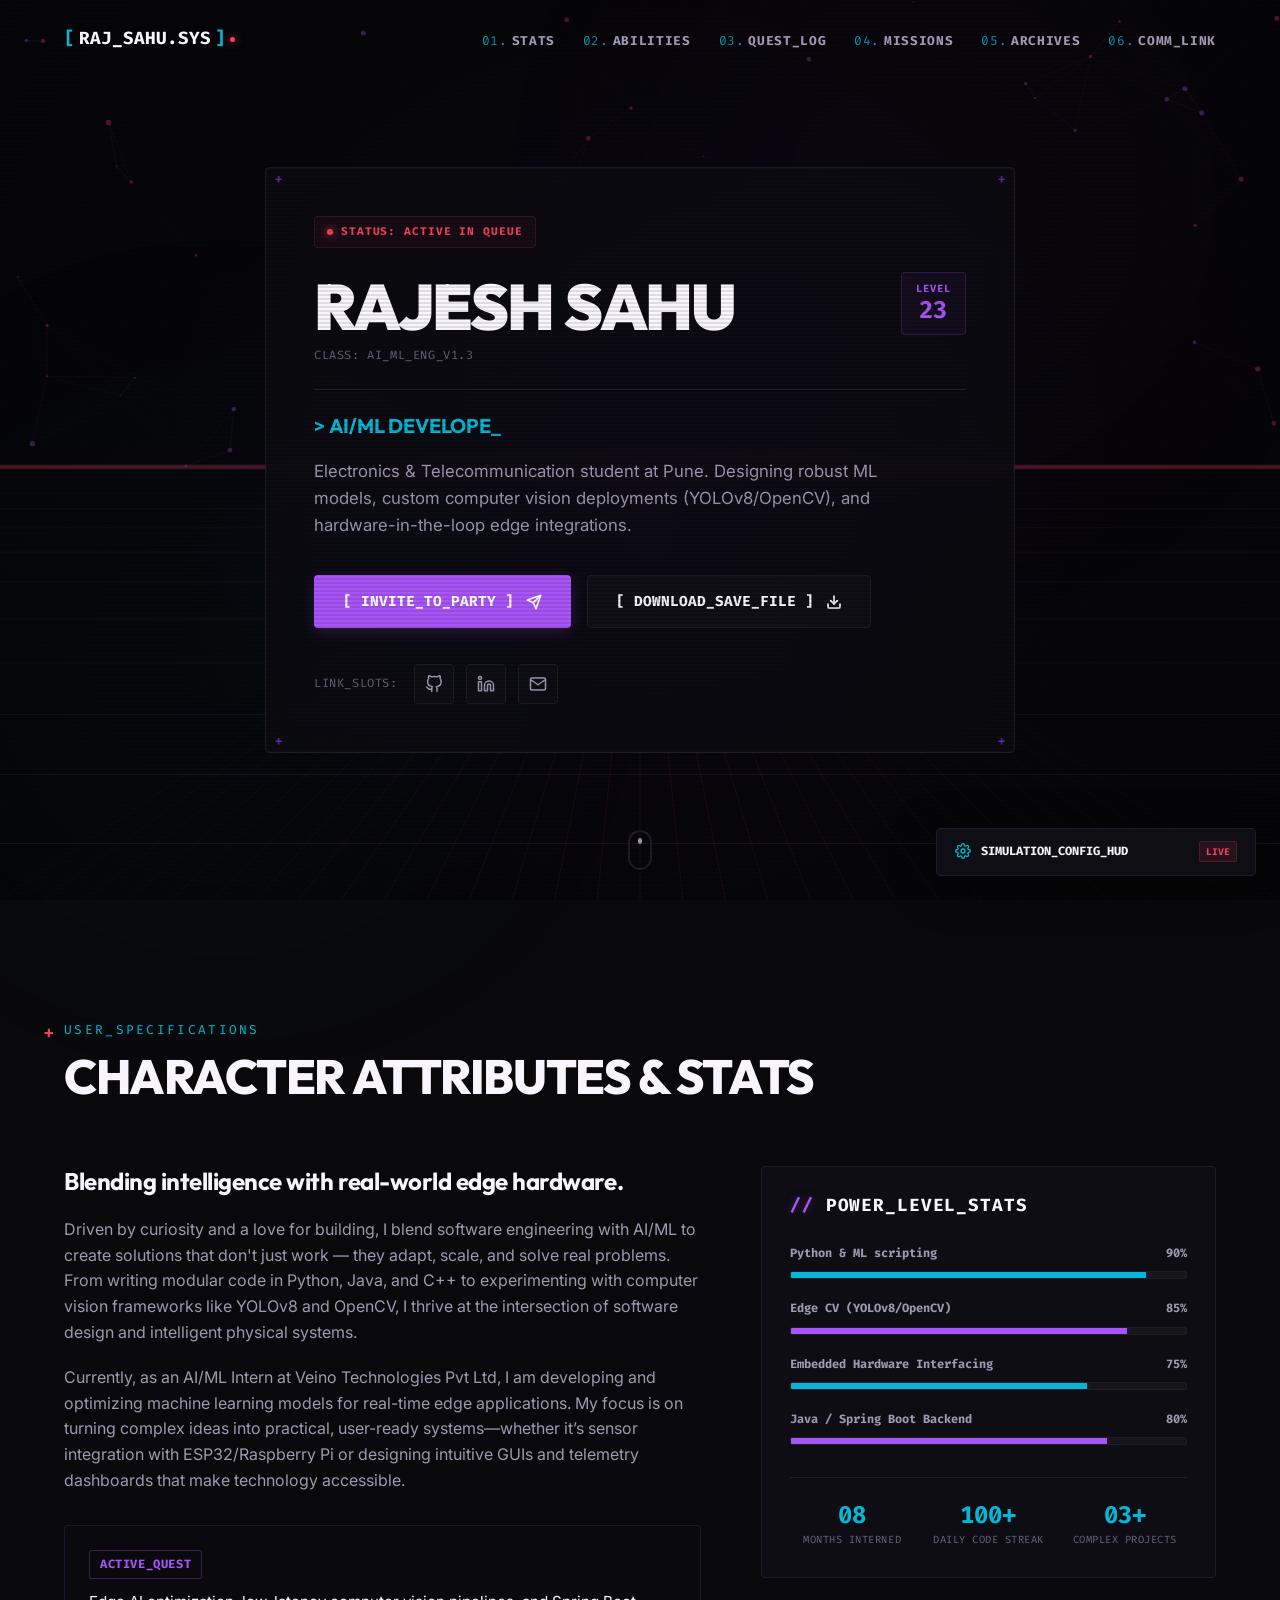
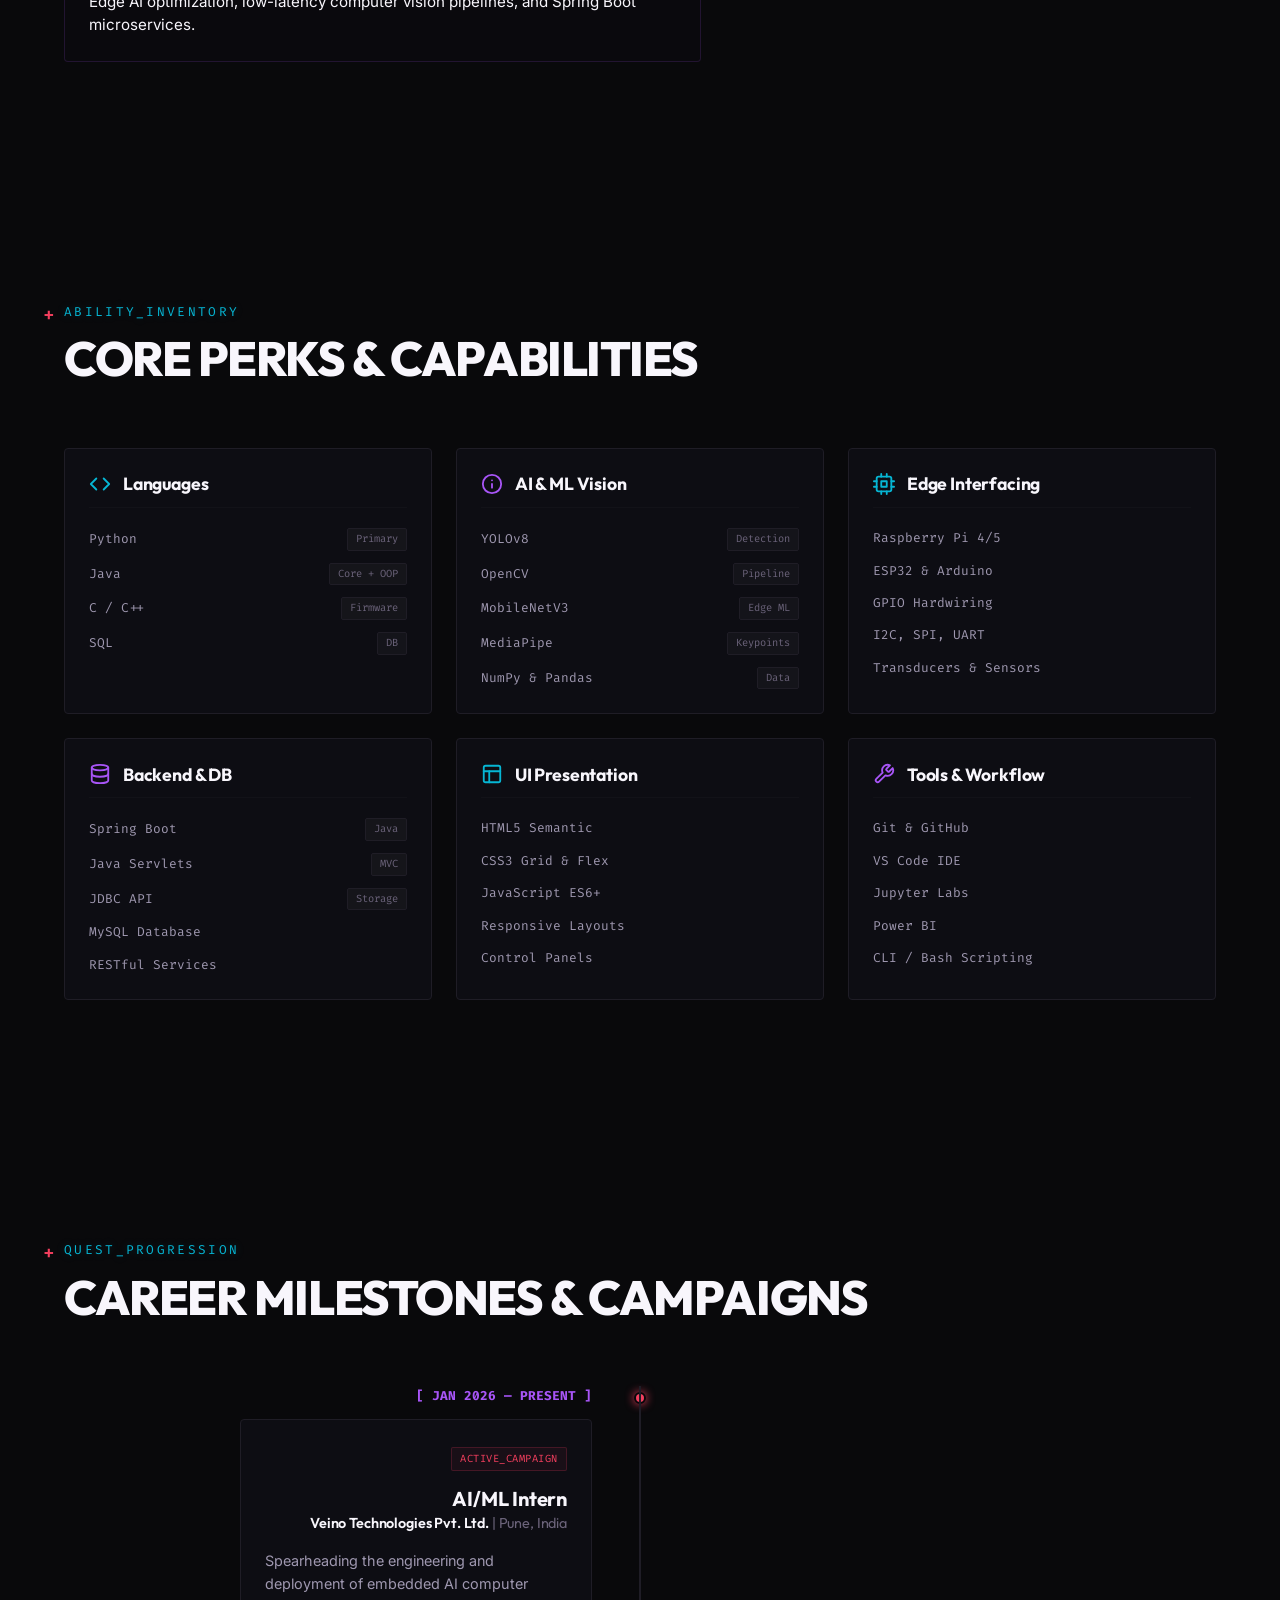
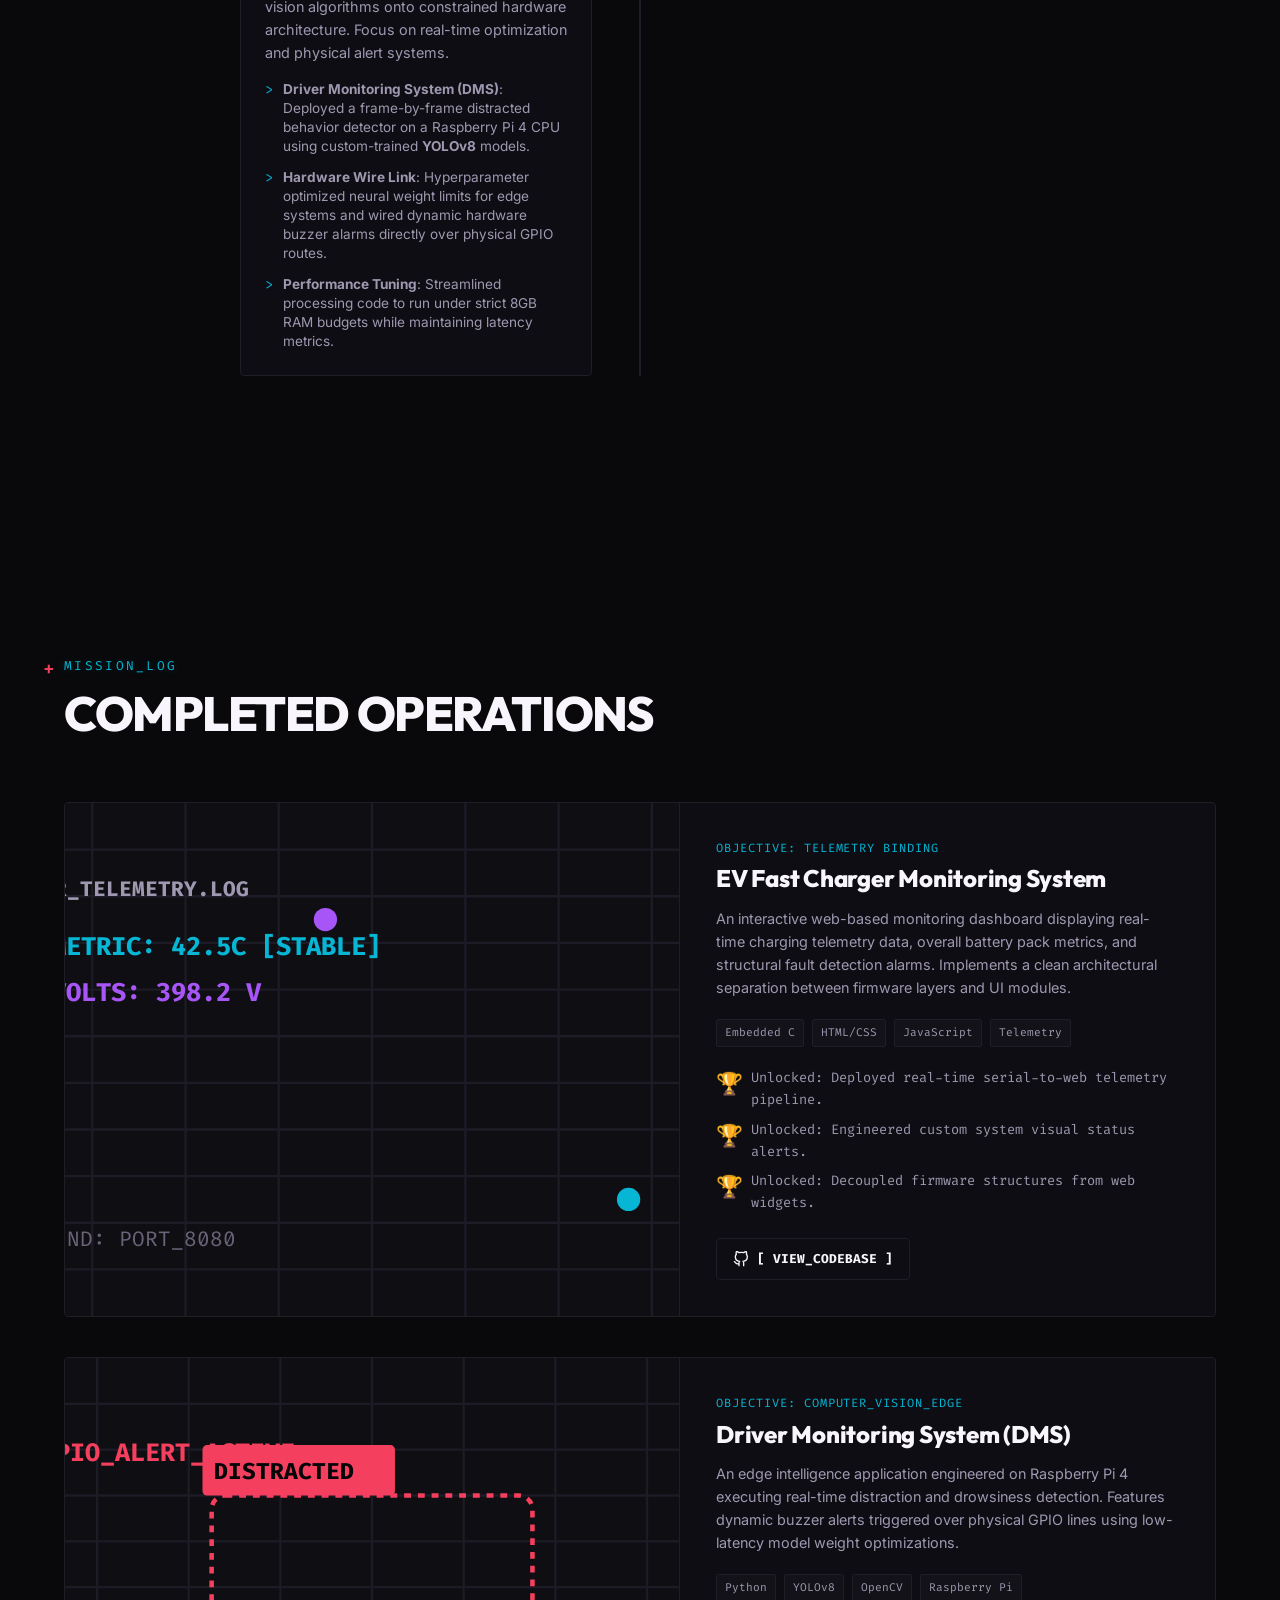
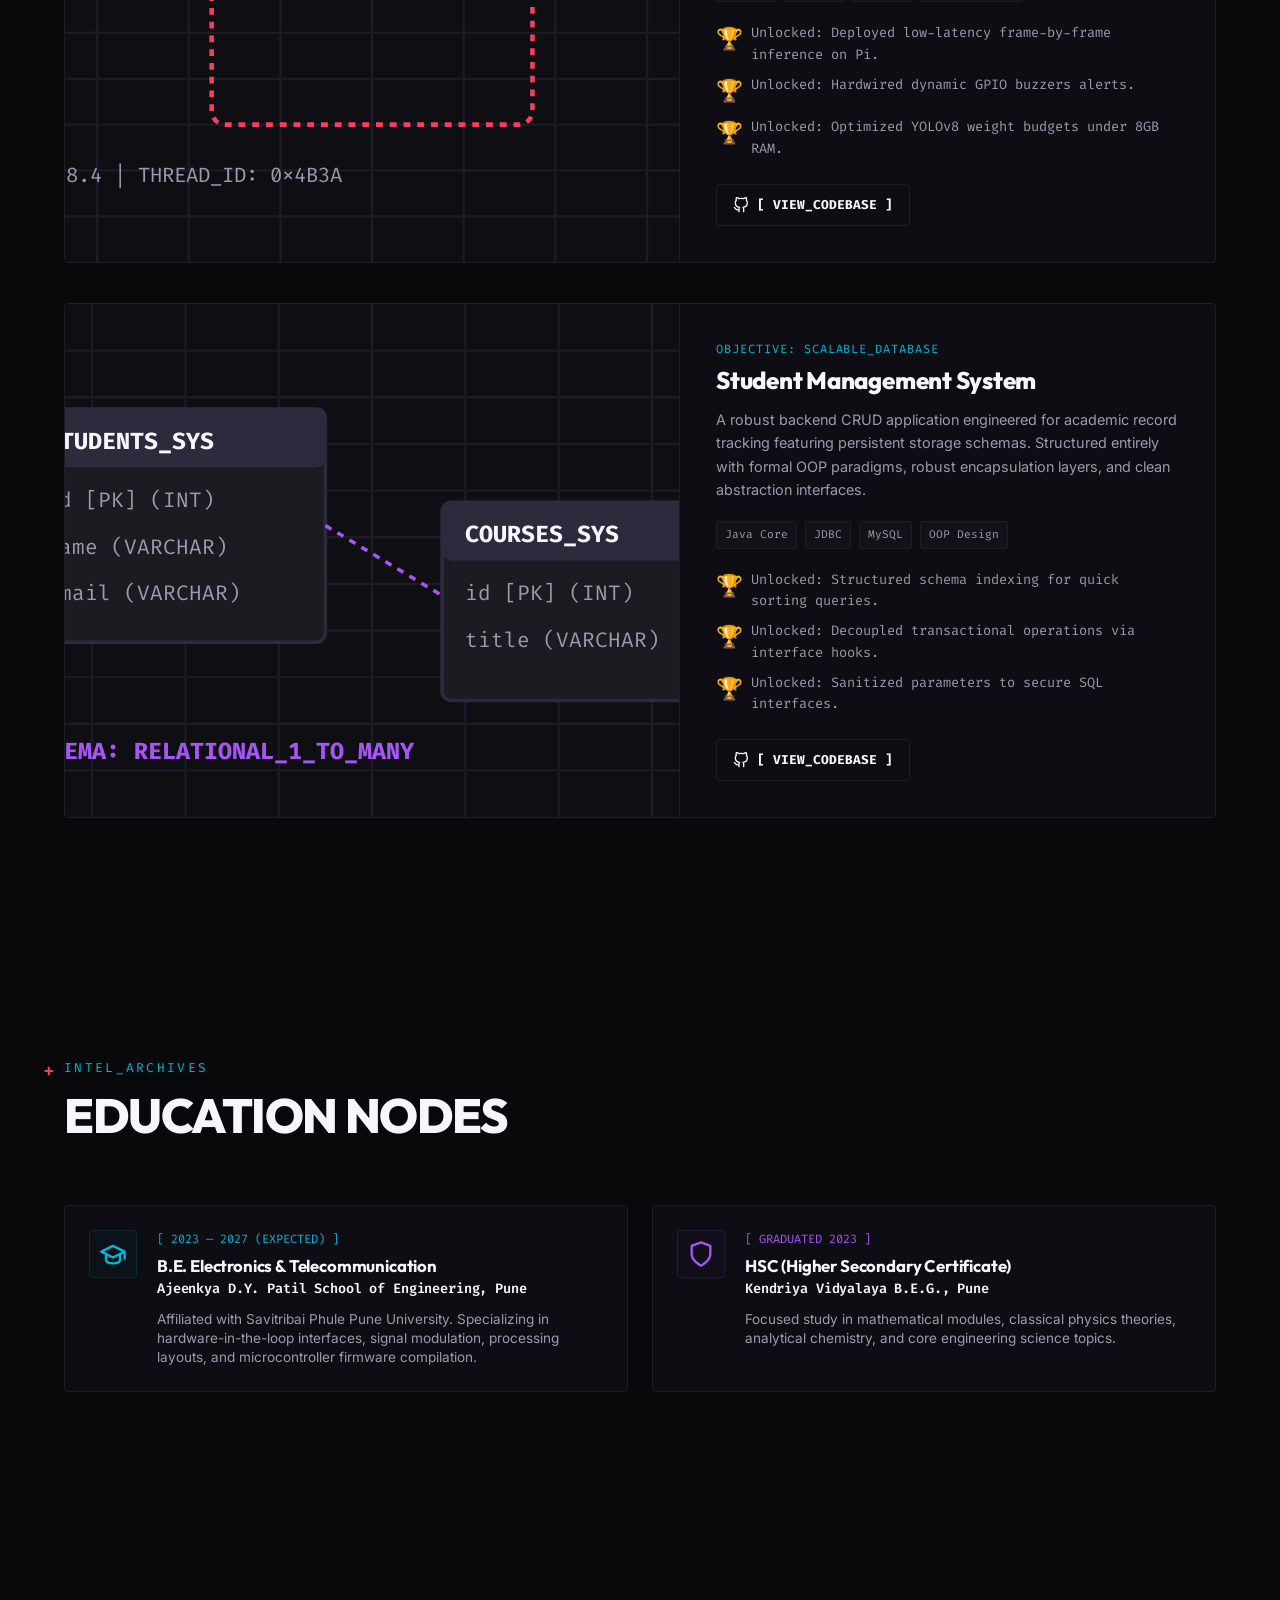
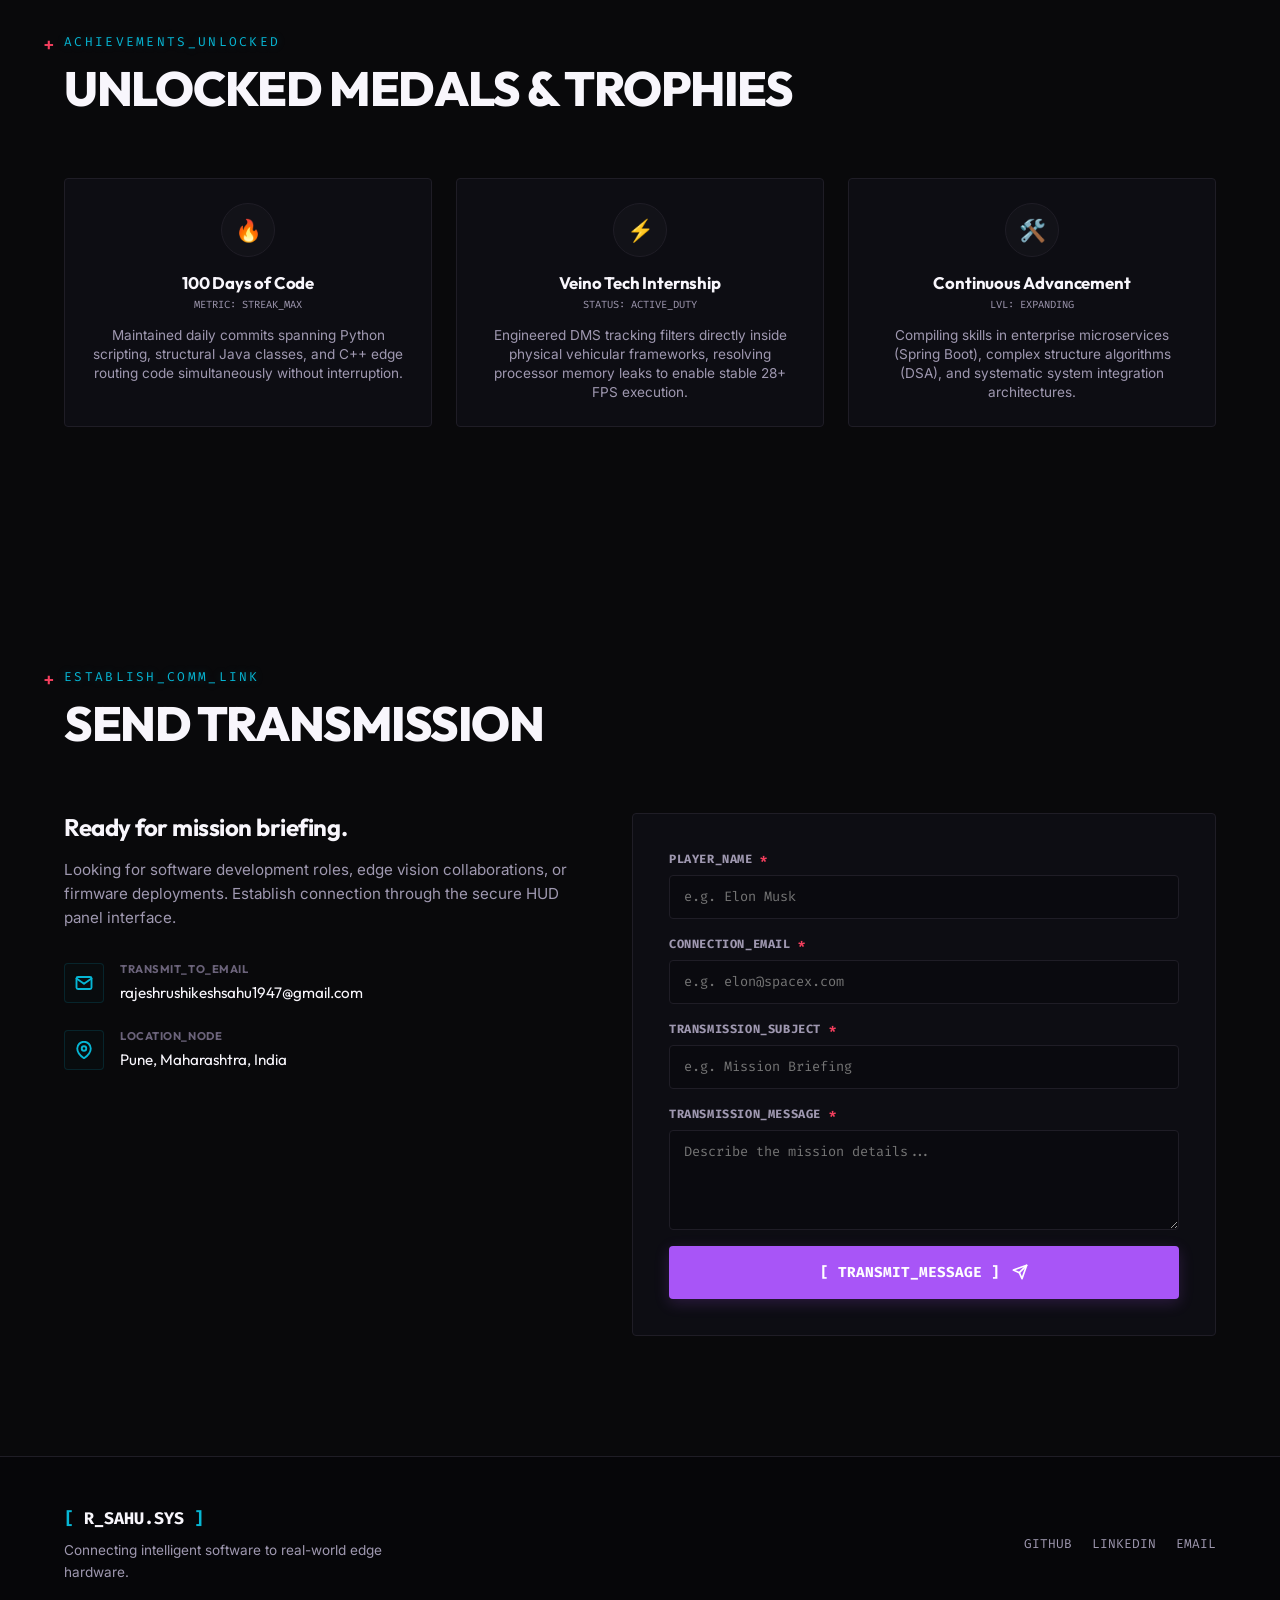
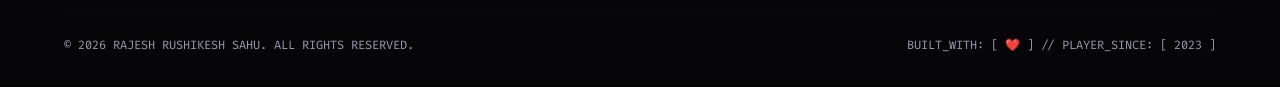
<file: index.html>
<!DOCTYPE html>
<html lang="en">
<head>
  <meta charset="UTF-8">
  <meta name="viewport" content="width=device-width, initial-scale=1.0">
  <meta name="description" content="Player Profile & Portfolio of Rajesh Rushikesh Sahu, AI/ML & Embedded Systems Engineer. Explore unlocked coding missions, quest logs, and core abilities.">
  <meta name="keywords" content="Rajesh Rushikesh Sahu, AI/ML, Embedded Systems, Software Developer, Pune, IoT, YOLOv8, OpenCV, Raspberry Pi, ESP32, Python, Java, Spring Boot">
  <meta name="author" content="Rajesh Rushikesh Sahu">
  <link rel="canonical" href="https://rajeshsahu.me">

  <!-- Open Graph / Facebook -->
  <meta property="og:type" content="website">
  <meta property="og:url" content="https://rajeshsahu.me">
  <meta property="og:title" content="Rajesh Rushikesh Sahu | AI/ML & Embedded Systems Player Profile">
  <meta property="og:description" content="Tactical HUD portfolio of Rajesh Rushikesh Sahu, showcasing missions completed, core perks, and unlocked capabilities.">
  <meta property="og:image" content="https://rajeshsahu.me/assets/images/og-preview.png">

  <!-- Twitter -->
  <meta property="twitter:card" content="summary_large_image">
  <meta property="twitter:url" content="https://rajeshsahu.me">
  <meta property="twitter:title" content="Rajesh Rushikesh Sahu | AI/ML & Embedded Systems Player Profile">
  <meta property="twitter:description" content="Tactical HUD portfolio of Rajesh Rushikesh Sahu, showcasing missions completed, core perks, and unlocked capabilities.">
  <meta property="twitter:image" content="https://rajeshsahu.me/assets/images/og-preview.png">
  <meta name="google-site-verification" content="Q1HrLzq_86jiE1SNYTQEbEoje5m9MvpwpNipbHnYP8s" />

  <!-- Theme & PWA -->
  <meta name="theme-color" content="#060609">
  <link rel="manifest" href="manifest.json">
  <link rel="icon" href="data:image/svg+xml,<svg xmlns=%22http://www.w3.org/2000/svg%22 viewBox=%220 0 100 100%22><text y=%22.9em%22 font-size=%2290%22>🎮</text></svg>">

  <title>Rajesh Rushikesh Sahu | AI/ML & Embedded Systems Profile</title>

  <!-- Google Fonts -->
  <link rel="preconnect" href="https://fonts.googleapis.com">
  <link rel="preconnect" href="https://fonts.gstatic.com" crossorigin>
  <link href="https://fonts.googleapis.com/css2?family=Fira+Code:wght@400;500;700&family=Inter:wght@300;400;500;600&family=Outfit:wght@400;600;700;800;900&display=swap" rel="stylesheet">

  <!-- Stylesheet -->
  <link rel="stylesheet" href="css/styles.css">

  <!-- Structured Data (JSON-LD) -->
  <script type="application/ld+json">
  {
    "@context": "https://schema.org",
    "@type": "Person",
    "name": "Rajesh Rushikesh Sahu",
    "jobTitle": "AI/ML & Embedded Systems Engineer",
    "url": "https://rajeshsahu.me",
    "sameAs": [
      "https://linkedin.com/in/rajeshsahu07",
      "https://github.com/rajeshsahu777"
    ],
    "alumniOf": {
      "@type": "EducationalOrganization",
      "name": "Ajeenkya D.Y. Patil School of Engineering, Pune"
    },
    "knowsAbout": ["Artificial Intelligence", "Machine Learning", "Embedded Systems", "Computer Vision", "YOLOv8", "OpenCV", "IoT", "Raspberry Pi", "Java", "Python"]
  }
  </script>
</head>
<body>

  <!-- Skip to main content link for keyboard accessibility -->
  <a href="#main-content" class="skip-link">Skip to main content</a>

  <!-- Animated Tech background canvas -->
  <canvas id="particle-canvas" aria-hidden="true"></canvas>

  <!-- Glitch Scanlines effect overlay -->
  <div class="hud-scanlines" aria-hidden="true"></div>

  <!-- Radial grid layout -->
  <div class="hud-grid-overlay" aria-hidden="true"></div>

  <!-- Tactical Ambient glow spots -->
  <div class="glow-spot spot-1" aria-hidden="true"></div>
  <div class="glow-spot spot-2" aria-hidden="true"></div>

  <!-- Header Section -->
  <header class="header">
    <div class="header-container">
      <a href="#" class="logo" aria-label="Home Node">
        <span class="logo-bracket" aria-hidden="true">[</span>
        <span class="logo-text">RAJ_SAHU.SYS</span>
        <span class="logo-bracket" aria-hidden="true">]</span>
        <span class="logo-dot"></span>
      </a>

      <nav class="nav" id="nav-menu" aria-label="Tactical Navigation">
        <ul class="nav-list">
          <li class="nav-item"><a href="#about" class="nav-link"><span class="nav-num">01.</span>STATS</a></li>
          <li class="nav-item"><a href="#skills" class="nav-link"><span class="nav-num">02.</span>ABILITIES</a></li>
          <li class="nav-item"><a href="#experience" class="nav-link"><span class="nav-num">03.</span>QUEST_LOG</a></li>
          <li class="nav-item"><a href="#projects" class="nav-link"><span class="nav-num">04.</span>MISSIONS</a></li>
          <li class="nav-item"><a href="#education" class="nav-link"><span class="nav-num">05.</span>ARCHIVES</a></li>
          <li class="nav-item"><a href="#contact" class="nav-link"><span class="nav-num">06.</span>COMM_LINK</a></li>
        </ul>
      </nav>

      <button class="nav-toggle" id="nav-toggle" aria-label="Toggle Navigation Terminal" aria-expanded="false" aria-controls="nav-menu">
        <span class="toggle-bar"></span>
        <span class="toggle-bar"></span>
        <span class="toggle-bar"></span>
      </button>
    </div>
  </header>

  <!-- Main Content container -->
  <main id="main-content">

    <!-- Hero / Player Card Section -->
    <section class="hero-section" id="home">
      <div class="hero-container container">
        
        <!-- Player card frame structure -->
        <div class="player-card fade-in">
          <div class="player-card-border" aria-hidden="true">
            <span class="corner top-left">+</span>
            <span class="corner top-right">+</span>
            <span class="corner bottom-left">+</span>
            <span class="corner bottom-right">+</span>
          </div>

          <div class="player-badge">
            <span class="pulse-beacon"></span>
            <span class="badge-text font-mono">STATUS: ACTIVE IN QUEUE</span>
          </div>

          <div class="player-header">
            <div class="player-title-wrap">
              <h1 class="hero-title">
                RAJESH SAHU
              </h1>
              <div class="player-class-badge font-mono">CLASS: AI_ML_ENG_V1.3</div>
            </div>
            
            <div class="player-level-badge">
              <span class="lvl-label font-mono">LEVEL</span>
              <span class="lvl-value font-mono">23</span>
            </div>
          </div>

          <h2 class="hero-subtitle" aria-label="Specialties: AI/ML Developer, Edge Systems Architect, Software Engineer">
            <span class="bracket" aria-hidden="true">&gt;&nbsp;</span><span id="typewriter-text" class="typewriter"></span><span class="cursor-pipe" aria-hidden="true">_</span>
          </h2>

          <p class="hero-desc">
            Electronics &amp; Telecommunication student at Pune. Designing robust ML models, custom computer vision deployments (YOLOv8/OpenCV), and hardware-in-the-loop edge integrations.
          </p>

          <div class="hero-actions">
            <a href="#contact" class="btn btn-primary font-mono btn-tactical">
              <span>[ INVITE_TO_PARTY ]</span>
              <svg class="btn-icon" viewBox="0 0 24 24" width="16" height="16" fill="none" stroke="currentColor" stroke-width="2.5" stroke-linecap="round" stroke-linejoin="round" aria-hidden="true"><line x1="22" y1="2" x2="11" y2="13"></line><polygon points="22 2 15 22 11 13 2 9 22 2"></polygon></svg>
            </a>
            <a href="assets/Rajesh_Sahu_Resume.pdf" class="btn btn-secondary font-mono btn-tactical" download="Rajesh_Rushikesh_Sahu_Resume.pdf">
              <span>[ DOWNLOAD_SAVE_FILE ]</span>
              <svg class="btn-icon" viewBox="0 0 24 24" width="16" height="16" fill="none" stroke="currentColor" stroke-width="2.5" stroke-linecap="round" stroke-linejoin="round" aria-hidden="true"><path d="M21 15v4a2 2 0 0 1-2 2H5a2 2 0 0 1-2-2v-4"></path><polyline points="7 10 12 15 17 10"></polyline><line x1="12" y1="15" x2="12" y2="3"></line></svg>
            </a>
          </div>

          <div class="hero-socials">
            <span class="socials-label font-mono">LINK_SLOTS:</span>
            <div class="social-slots">
              <a href="https://github.com/rajeshsahu777" target="_blank" rel="noopener noreferrer" class="social-slot-btn" aria-label="GitHub Profile Slot">
                <svg viewBox="0 0 24 24" width="18" height="18" fill="none" stroke="currentColor" stroke-width="2" stroke-linecap="round" stroke-linejoin="round" aria-hidden="true"><path d="M9 19c-5 1.5-5-2.5-7-3m14 6v-3.87a3.37 3.37 0 0 0-.94-2.61c3.14-.35 6.44-1.54 6.44-7A5.44 5.44 0 0 0 20 4.77 5.07 5.07 0 0 0 19.91 1S18.73.65 16 2.48a13.38 13.38 0 0 0-7 0C6.27.65 5.09 1 5.09 1A5.07 5.07 0 0 0 5 4.77a5.44 5.44 0 0 0-1.5 3.78c0 5.42 3.3 6.61 6.44 7A3.37 3.37 0 0 0 9 18.13V22"></path></svg>
              </a>
              <a href="https://linkedin.com/in/rajeshsahu07" target="_blank" rel="noopener noreferrer" class="social-slot-btn" aria-label="LinkedIn Profile Slot">
                <svg viewBox="0 0 24 24" width="18" height="18" fill="none" stroke="currentColor" stroke-width="2" stroke-linecap="round" stroke-linejoin="round" aria-hidden="true"><path d="M16 8a6 6 0 0 1 6 6v7h-4v-7a2 2 0 0 0-2-2 2 2 0 0 0-2 2v7h-4v-7a6 6 0 0 1 6-6z"></path><rect x="2" y="9" width="4" height="12"></rect><circle cx="4" cy="4" r="2"></circle></svg>
              </a>
              <a href="mailto:rajeshrushikeshsahu1947@gmail.com" class="social-slot-btn" aria-label="Email Comms Link">
                <svg viewBox="0 0 24 24" width="18" height="18" fill="none" stroke="currentColor" stroke-width="2" stroke-linecap="round" stroke-linejoin="round" aria-hidden="true"><path d="M4 4h16c1.1 0 2 .9 2 2v12c0 1.1-.9 2-2 2H4c-1.1 0-2-.9-2-2V6c0-1.1.9-2 2-2z"></path><polyline points="22,6 12,13 2,6"></polyline></svg>
              </a>
            </div>
          </div>
        </div>
      </div>

      <div class="scroll-indicator" aria-hidden="true">
        <a href="#about" aria-label="Scroll to Stat Panel">
          <span class="scroll-mouse"><span class="scroll-wheel"></span></span>
        </a>
      </div>
    </section>

    <!-- Stats / About Section -->
    <section class="about-section section-padding" id="about">
      <div class="container">
        <div class="section-title-wrap">
          <span class="section-subtitle">USER_SPECIFICATIONS</span>
          <h2 class="section-title">Character Attributes &amp; Stats</h2>
        </div>

        <div class="about-grid">
          <div class="about-content scroll-reveal">
            <h3 class="about-heading font-display">Blending intelligence with real-world edge hardware.</h3>
            <p class="about-text">
              Driven by curiosity and a love for building, I blend software engineering with AI/ML to create solutions that don't just work — they adapt, scale, and solve real problems. From writing modular code in Python, Java, and C++ to experimenting with computer vision frameworks like YOLOv8 and OpenCV, I thrive at the intersection of software design and intelligent physical systems.
            </p>
            <p class="about-text">
              Currently, as an AI/ML Intern at Veino Technologies Pvt Ltd, I am developing and optimizing machine learning models for real-time edge applications. My focus is on turning complex ideas into practical, user-ready systems—whether it’s sensor integration with ESP32/Raspberry Pi or designing intuitive GUIs and telemetry dashboards that make technology accessible.
            </p>
            <div class="focus-box clipped-card">
              <span class="focus-tag font-mono">ACTIVE_QUEST</span>
              <p class="focus-desc">Edge AI optimization, low-latency computer vision pipelines, and Spring Boot microservices.</p>
            </div>
          </div>

          <div class="about-sidebar scroll-reveal">
            <!-- Sleek Gamer Stat Strip -->
            <div class="info-card clipped-card">
              <h3 class="info-title font-mono"><span class="purple-glow">//</span> POWER_LEVEL_STATS</h3>
              
              <div class="stat-bars">
                <div class="stat-bar-group">
                  <div class="stat-bar-label font-mono">
                    <span>Python &amp; ML scripting</span>
                    <span>90%</span>
                  </div>
                  <div class="stat-bar-track">
                    <div class="stat-bar-fill fill-cyan" style="--target-width: 90%;" role="progressbar" aria-valuenow="90" aria-valuemin="0" aria-valuemax="100"></div>
                  </div>
                </div>

                <div class="stat-bar-group">
                  <div class="stat-bar-label font-mono">
                    <span>Edge CV (YOLOv8/OpenCV)</span>
                    <span>85%</span>
                  </div>
                  <div class="stat-bar-track">
                    <div class="stat-bar-fill fill-purple" style="--target-width: 85%;" role="progressbar" aria-valuenow="85" aria-valuemin="0" aria-valuemax="100"></div>
                  </div>
                </div>

                <div class="stat-bar-group">
                  <div class="stat-bar-label font-mono">
                    <span>Embedded Hardware Interfacing</span>
                    <span>75%</span>
                  </div>
                  <div class="stat-bar-track">
                    <div class="stat-bar-fill fill-cyan" style="--target-width: 75%;" role="progressbar" aria-valuenow="75" aria-valuemin="0" aria-valuemax="100"></div>
                  </div>
                </div>

                <div class="stat-bar-group">
                  <div class="stat-bar-label font-mono">
                    <span>Java / Spring Boot Backend</span>
                    <span>80%</span>
                  </div>
                  <div class="stat-bar-track">
                    <div class="stat-bar-fill fill-purple" style="--target-width: 80%;" role="progressbar" aria-valuenow="80" aria-valuemin="0" aria-valuemax="100"></div>
                  </div>
                </div>
              </div>

              <div class="stats-summary font-mono">
                <div class="summary-item">
                  <span class="value">08</span>
                  <span class="label">Months Interned</span>
                </div>
                <div class="summary-item">
                  <span class="value">100+</span>
                  <span class="label">Daily Code Streak</span>
                </div>
                <div class="summary-item">
                  <span class="value">03+</span>
                  <span class="label">Complex Projects</span>
                </div>
              </div>
            </div>
          </div>
        </div>
      </div>
    </section>

    <!-- Skills / Ability inventory Section -->
    <section class="skills-section section-padding" id="skills">
      <div class="container">
        <div class="section-title-wrap">
          <span class="section-subtitle">ABILITY_INVENTORY</span>
          <h2 class="section-title">Core Perks &amp; Capabilities</h2>
        </div>

        <div class="skills-grid">
          <!-- Programming Languages -->
          <div class="skill-card clipped-card scroll-reveal">
            <div class="skill-header">
              <svg class="skill-category-icon" viewBox="0 0 24 24" width="22" height="22" fill="none" stroke="currentColor" stroke-width="2" stroke-linecap="round" stroke-linejoin="round" aria-hidden="true"><polyline points="16 18 22 12 16 6"></polyline><polyline points="8 6 2 12 8 18"></polyline></svg>
              <h3 class="font-display">Languages</h3>
            </div>
            <ul class="skill-list font-mono">
              <li>Python <span class="perk-tier">Primary</span></li>
              <li>Java <span class="perk-tier">Core + OOP</span></li>
              <li>C / C++ <span class="perk-tier">Firmware</span></li>
              <li>SQL <span class="perk-tier">DB</span></li>
            </ul>
          </div>

          <!-- AI & Machine Learning -->
          <div class="skill-card clipped-card scroll-reveal">
            <div class="skill-header">
              <svg class="skill-category-icon" viewBox="0 0 24 24" width="22" height="22" fill="none" stroke="currentColor" stroke-width="2" stroke-linecap="round" stroke-linejoin="round" aria-hidden="true"><circle cx="12" cy="12" r="10"></circle><line x1="12" y1="16" x2="12" y2="12"></line><line x1="12" y1="8" x2="12.01" y2="8"></line></svg>
              <h3 class="font-display">AI &amp; ML Vision</h3>
            </div>
            <ul class="skill-list font-mono">
              <li>YOLOv8 <span class="perk-tier">Detection</span></li>
              <li>OpenCV <span class="perk-tier">Pipeline</span></li>
              <li>MobileNetV3 <span class="perk-tier">Edge ML</span></li>
              <li>MediaPipe <span class="perk-tier">Keypoints</span></li>
              <li>NumPy &amp; Pandas <span class="perk-tier">Data</span></li>
            </ul>
          </div>

          <!-- Hardware & IoT -->
          <div class="skill-card clipped-card scroll-reveal">
            <div class="skill-header">
              <svg class="skill-category-icon" viewBox="0 0 24 24" width="22" height="22" fill="none" stroke="currentColor" stroke-width="2" stroke-linecap="round" stroke-linejoin="round" aria-hidden="true"><rect x="4" y="4" width="16" height="16" rx="2" ry="2"></rect><rect x="9" y="9" width="6" height="6"></rect><line x1="9" y1="1" x2="9" y2="4"></line><line x1="15" y1="1" x2="15" y2="4"></line><line x1="9" y1="20" x2="9" y2="23"></line><line x1="15" y1="20" x2="15" y2="23"></line><line x1="20" y1="9" x2="23" y2="9"></line><line x1="20" y1="15" x2="23" y2="15"></line><line x1="1" y1="9" x2="4" y2="9"></line><line x1="1" y1="15" x2="4" y2="15"></line></svg>
              <h3 class="font-display">Edge Interfacing</h3>
            </div>
            <ul class="skill-list font-mono">
              <li>Raspberry Pi 4/5</li>
              <li>ESP32 &amp; Arduino</li>
              <li>GPIO Hardwiring</li>
              <li>I2C, SPI, UART</li>
              <li>Transducers &amp; Sensors</li>
            </ul>
          </div>

          <!-- Backend Frameworks -->
          <div class="skill-card clipped-card scroll-reveal">
            <div class="skill-header">
              <svg class="skill-category-icon" viewBox="0 0 24 24" width="22" height="22" fill="none" stroke="currentColor" stroke-width="2" stroke-linecap="round" stroke-linejoin="round" aria-hidden="true"><ellipse cx="12" cy="5" rx="9" ry="3"></ellipse><path d="M3 5v14c0 1.66 4 3 9 3s9-1.34 9-3V5"></path><path d="M3 12c0 1.66 4 3 9 3s9-1.34 9-3"></path></svg>
              <h3 class="font-display">Backend &amp; DB</h3>
            </div>
            <ul class="skill-list font-mono">
              <li>Spring Boot <span class="perk-tier">Java</span></li>
              <li>Java Servlets <span class="perk-tier">MVC</span></li>
              <li>JDBC API <span class="perk-tier">Storage</span></li>
              <li>MySQL Database</li>
              <li>RESTful Services</li>
            </ul>
          </div>

          <!-- Frontend Interfaces -->
          <div class="skill-card clipped-card scroll-reveal">
            <div class="skill-header">
              <svg class="skill-category-icon" viewBox="0 0 24 24" width="22" height="22" fill="none" stroke="currentColor" stroke-width="2" stroke-linecap="round" stroke-linejoin="round" aria-hidden="true"><rect x="3" y="3" width="18" height="18" rx="2" ry="2"></rect><line x1="3" y1="9" x2="21" y2="9"></line><line x1="9" y1="21" x2="9" y2="9"></line></svg>
              <h3 class="font-display">UI Presentation</h3>
            </div>
            <ul class="skill-list font-mono">
              <li>HTML5 Semantic</li>
              <li>CSS3 Grid &amp; Flex</li>
              <li>JavaScript ES6+</li>
              <li>Responsive Layouts</li>
              <li>Control Panels</li>
            </ul>
          </div>

          <!-- Tools & DevOps -->
          <div class="skill-card clipped-card scroll-reveal">
            <div class="skill-header">
              <svg class="skill-category-icon" viewBox="0 0 24 24" width="22" height="22" fill="none" stroke="currentColor" stroke-width="2" stroke-linecap="round" stroke-linejoin="round" aria-hidden="true"><path d="M14.7 6.3a1 1 0 0 0 0 1.4l1.6 1.6a1 1 0 0 0 1.4 0l3.77-3.77a6 6 0 0 1-7.94 7.94l-6.91 6.91a2.12 2.12 0 0 1-3-3l6.91-6.91a6 6 0 0 1 7.94-7.94l-3.76 3.76z"></path></svg>
              <h3 class="font-display">Tools &amp; Workflow</h3>
            </div>
            <ul class="skill-list font-mono">
              <li>Git &amp; GitHub</li>
              <li>VS Code IDE</li>
              <li>Jupyter Labs</li>
              <li>Power BI</li>
              <li>CLI / Bash Scripting</li>
            </ul>
          </div>
        </div>
      </div>
    </section>

    <!-- Experience / Quest progression Section -->
    <section class="experience-section section-padding" id="experience">
      <div class="container">
        <div class="section-title-wrap">
          <span class="section-subtitle">QUEST_PROGRESSION</span>
          <h2 class="section-title">Career Milestones &amp; Campaigns</h2>
        </div>

        <div class="timeline">
          <!-- Quest Item 1 -->
          <div class="timeline-item scroll-reveal">
            <div class="timeline-dot" aria-hidden="true"></div>
            <div class="timeline-date font-mono">[ JAN 2026 — PRESENT ]</div>
            <div class="timeline-content clipped-card">
              <span class="experience-badge font-mono">ACTIVE_CAMPAIGN</span>
              <h3 class="timeline-job-title">AI/ML Intern</h3>
              <h4 class="timeline-company">Veino Technologies Pvt. Ltd. <span class="timeline-location">| Pune, India</span></h4>
              <p class="timeline-desc">
                Spearheading the engineering and deployment of embedded AI computer vision algorithms onto constrained hardware architecture. Focus on real-time optimization and physical alert systems.
              </p>
              <ul class="timeline-bullets">
                <li><strong>Driver Monitoring System (DMS)</strong>: Deployed a frame-by-frame distracted behavior detector on a Raspberry Pi 4 CPU using custom-trained <strong>YOLOv8</strong> models.</li>
                <li><strong>Hardware Wire Link</strong>: Hyperparameter optimized neural weight limits for edge systems and wired dynamic hardware buzzer alarms directly over physical GPIO routes.</li>
                <li><strong>Performance Tuning</strong>: Streamlined processing code to run under strict 8GB RAM budgets while maintaining latency metrics.</li>
              </ul>
            </div>
          </div>
        </div>
      </div>
    </section>

    <!-- Projects / Missions Section -->
    <section class="projects-section section-padding" id="projects">
      <div class="container">
        <div class="section-title-wrap">
          <span class="section-subtitle">MISSION_LOG</span>
          <h2 class="section-title">Completed Operations</h2>
        </div>

        <div class="projects-grid">
          <!-- Mission card 1 -->
          <article class="project-card clipped-card scroll-reveal">
            <div class="project-visual" aria-hidden="true">
              <svg viewBox="0 0 400 220" width="100%" height="100%" preserveAspectRatio="xMidYMid slice" fill="none" class="project-svg">
                <rect width="400" height="220" fill="#0f0f13"/>
                <!-- Tactical Cross Grid -->
                <path d="M 0,20 L 400,20 M 0,40 L 400,40 M 0,60 L 400,60 M 0,80 L 400,80 M 0,100 L 400,100 M 0,120 L 400,120 M 0,140 L 400,140 M 0,160 L 400,160 M 0,180 L 400,180 M 0,200 L 400,200" stroke="#1c1b26" stroke-width="1"/>
                <path d="M 40,0 L 40,220 M 80,0 L 80,220 M 120,0 L 120,220 M 160,0 L 160,220 M 200,0 L 200,220 M 240,0 L 240,220 M 280,0 L 280,220 M 320,0 L 320,220 M 360,0 L 360,220" stroke="#1c1b26" stroke-width="1"/>
                <!-- Laser line path -->
                <path d="M 40,110 L 160,110 L 180,50 L 280,50 L 310,170 L 380,170" stroke="url(#violet-cyan-grad)" stroke-width="3" stroke-linecap="round" stroke-linejoin="round" class="animated-path"/>
                <circle cx="180" cy="50" r="5" fill="#a855f7" class="animated-ping"/>
                <circle cx="310" cy="170" r="5" fill="#06b6d4" class="animated-ping"/>
                <!-- Tactical readouts -->
                <text x="30" y="40" fill="#9f98b0" font-family="'Fira Code', monospace" font-size="9" font-weight="bold">CHARGER_TELEMETRY.LOG</text>
                <text x="30" y="65" fill="#06b6d4" font-family="'Fira Code', monospace" font-size="11" font-weight="bold">TEMP_METRIC: 42.5C [STABLE]</text>
                <text x="30" y="85" fill="#a855f7" font-family="'Fira Code', monospace" font-size="11" font-weight="bold">GRID_VOLTS: 398.2 V</text>
                <text x="30" y="190" fill="#6b637a" font-family="'Fira Code', monospace" font-size="9">NODE_BIND: PORT_8080</text>
                
                <defs>
                  <linearGradient id="violet-cyan-grad" x1="0%" y1="0%" x2="100%" y2="0%">
                    <stop offset="0%" stop-color="#a855f7" />
                    <stop offset="100%" stop-color="#06b6d4" />
                  </linearGradient>
                </defs>
              </svg>
            </div>
            <div class="project-info">
              <span class="project-category font-mono">OBJECTIVE: TELEMETRY BINDING</span>
              <h3 class="project-title font-display">EV Fast Charger Monitoring System</h3>
              <p class="project-desc">
                An interactive web-based monitoring dashboard displaying real-time charging telemetry data, overall battery pack metrics, and structural fault detection alarms. Implements a clean architectural separation between firmware layers and UI modules.
              </p>
              <div class="project-tags font-mono">
                <span class="tag">Embedded C</span>
                <span class="tag">HTML/CSS</span>
                <span class="tag">JavaScript</span>
                <span class="tag">Telemetry</span>
              </div>
              <ul class="project-highlights font-mono">
                <li><span class="achievement-icon">🏆</span> Unlocked: Deployed real-time serial-to-web telemetry pipeline.</li>
                <li><span class="achievement-icon">🏆</span> Unlocked: Engineered custom system visual status alerts.</li>
                <li><span class="achievement-icon">🏆</span> Unlocked: Decoupled firmware structures from web widgets.</li>
              </ul>
              <div class="project-links font-mono">
                <a href="https://github.com/rajeshsahu777" class="project-link-btn" target="_blank" rel="noopener noreferrer" aria-label="GitHub Repository EV Fast Charger">
                  <svg viewBox="0 0 24 24" width="16" height="16" fill="none" stroke="currentColor" stroke-width="2" stroke-linecap="round" stroke-linejoin="round" aria-hidden="true"><path d="M9 19c-5 1.5-5-2.5-7-3m14 6v-3.87a3.37 3.37 0 0 0-.94-2.61c3.14-.35 6.44-1.54 6.44-7A5.44 5.44 0 0 0 20 4.77 5.07 5.07 0 0 0 19.91 1S18.73.65 16 2.48a13.38 13.38 0 0 0-7 0C6.27.65 5.09 1 5.09 1A5.07 5.07 0 0 0 5 4.77a5.44 5.44 0 0 0-1.5 3.78c0 5.42 3.3 6.61 6.44 7A3.37 3.37 0 0 0 9 18.13V22"></path></svg>
                  [ VIEW_CODEBASE ]
                </a>
              </div>
            </div>
          </article>

          <!-- Mission card 2 -->
          <article class="project-card clipped-card scroll-reveal">
            <div class="project-visual" aria-hidden="true">
              <svg viewBox="0 0 400 220" width="100%" height="100%" preserveAspectRatio="xMidYMid slice" fill="none" class="project-svg">
                <rect width="400" height="220" fill="#0f0f13"/>
                <!-- Tactical Cross Grid -->
                <path d="M 0,20 L 400,20 M 0,40 L 400,40 M 0,60 L 400,60 M 0,80 L 400,80 M 0,100 L 400,100 M 0,120 L 400,120 M 0,140 L 400,140 M 0,160 L 400,160 M 0,180 L 400,180 M 0,200 L 400,200" stroke="#1c1b26" stroke-width="1"/>
                <path d="M 40,0 L 40,220 M 80,0 L 80,220 M 120,0 L 120,220 M 160,0 L 160,220 M 200,0 L 200,220 M 240,0 L 240,220 M 280,0 L 280,220 M 320,0 L 320,220 M 360,0 L 360,220" stroke="#1c1b26" stroke-width="1"/>
                <!-- Camera HUD box -->
                <path d="M 30,50 L 30,30 L 60,30 M 340,30 L 370,30 L 370,50 M 30,170 L 30,190 L 60,190 M 340,190 L 370,190 L 370,170" stroke="#6b637a" stroke-width="2"/>
                <rect x="130" y="60" width="140" height="100" rx="6" stroke="#f43f5e" stroke-width="2" stroke-dasharray="3,3"/>
                <!-- Bounding tag visual -->
                <rect x="126" y="38" width="84" height="22" rx="2" fill="#f43f5e"/>
                <text x="131" y="53" fill="#060609" font-family="'Fira Code', monospace" font-size="10" font-weight="bold">DISTRACTED</text>
                
                <text x="35" y="45" fill="#f43f5e" font-family="'Fira Code', monospace" font-size="11" font-weight="bold">⚠️ GPIO_ALERT_ACTIVE</text>
                <text x="35" y="185" fill="#9f98b0" font-family="'Fira Code', monospace" font-size="9">FPS: 28.4 | THREAD_ID: 0x4B3A</text>
              </svg>
            </div>
            <div class="project-info">
              <span class="project-category font-mono">OBJECTIVE: COMPUTER_VISION_EDGE</span>
              <h3 class="project-title font-display">Driver Monitoring System (DMS)</h3>
              <p class="project-desc">
                An edge intelligence application engineered on Raspberry Pi 4 executing real-time distraction and drowsiness detection. Features dynamic buzzer alerts triggered over physical GPIO lines using low-latency model weight optimizations.
              </p>
              <div class="project-tags font-mono">
                <span class="tag">Python</span>
                <span class="tag">YOLOv8</span>
                <span class="tag">OpenCV</span>
                <span class="tag">Raspberry Pi</span>
              </div>
              <ul class="project-highlights font-mono">
                <li><span class="achievement-icon">🏆</span> Unlocked: Deployed low-latency frame-by-frame inference on Pi.</li>
                <li><span class="achievement-icon">🏆</span> Unlocked: Hardwired dynamic GPIO buzzers alerts.</li>
                <li><span class="achievement-icon">🏆</span> Unlocked: Optimized YOLOv8 weight budgets under 8GB RAM.</li>
              </ul>
              <div class="project-links font-mono">
                <a href="https://github.com/rajeshsahu777" class="project-link-btn" target="_blank" rel="noopener noreferrer" aria-label="GitHub Repository Driver Monitoring">
                  <svg viewBox="0 0 24 24" width="16" height="16" fill="none" stroke="currentColor" stroke-width="2" stroke-linecap="round" stroke-linejoin="round" aria-hidden="true"><path d="M9 19c-5 1.5-5-2.5-7-3m14 6v-3.87a3.37 3.37 0 0 0-.94-2.61c3.14-.35 6.44-1.54 6.44-7A5.44 5.44 0 0 0 20 4.77 5.07 5.07 0 0 0 19.91 1S18.73.65 16 2.48a13.38 13.38 0 0 0-7 0C6.27.65 5.09 1 5.09 1A5.07 5.07 0 0 0 5 4.77a5.44 5.44 0 0 0-1.5 3.78c0 5.42 3.3 6.61 6.44 7A3.37 3.37 0 0 0 9 18.13V22"></path></svg>
                  [ VIEW_CODEBASE ]
                </a>
              </div>
            </div>
          </article>

          <!-- Mission card 3 -->
          <article class="project-card clipped-card scroll-reveal">
            <div class="project-visual" aria-hidden="true">
              <svg viewBox="0 0 400 220" width="100%" height="100%" preserveAspectRatio="xMidYMid slice" fill="none" class="project-svg">
                <rect width="400" height="220" fill="#0f0f13"/>
                <!-- Tactical Cross Grid -->
                <path d="M 0,20 L 400,20 M 0,40 L 400,40 M 0,60 L 400,60 M 0,80 L 400,80 M 0,100 L 400,100 M 0,120 L 400,120 M 0,140 L 400,140 M 0,160 L 400,160 M 0,180 L 400,180 M 0,200 L 400,200" stroke="#1c1b26" stroke-width="1"/>
                <path d="M 40,0 L 40,220 M 80,0 L 80,220 M 120,0 L 120,220 M 160,0 L 160,220 M 200,0 L 200,220 M 240,0 L 240,220 M 280,0 L 280,220 M 320,0 L 320,220 M 360,0 L 360,220" stroke="#1c1b26" stroke-width="1"/>
                <!-- DB Schema Table nodes visual -->
                <rect x="50" y="45" width="130" height="100" rx="4" fill="#1b1b22" stroke="#2c2b3d" stroke-width="1.5"/>
                <rect x="50" y="45" width="130" height="25" rx="4" fill="#2c2b3d"/>
                <text x="60" y="62" fill="#f8f6fc" font-family="'Fira Code', monospace" font-size="10" font-weight="bold">STUDENTS_SYS</text>
                <text x="60" y="87" fill="#9f98b0" font-family="'Fira Code', monospace" font-size="9">id [PK] (INT)</text>
                <text x="60" y="107" fill="#9f98b0" font-family="'Fira Code', monospace" font-size="9">name (VARCHAR)</text>
                <text x="60" y="127" fill="#9f98b0" font-family="'Fira Code', monospace" font-size="9">email (VARCHAR)</text>

                <!-- Dotted link line -->
                <path d="M 180,95 L 230,125" stroke="#a855f7" stroke-width="1.5" stroke-dasharray="3,3"/>

                <rect x="230" y="85" width="120" height="85" rx="4" fill="#1b1b22" stroke="#2c2b3d" stroke-width="1.5"/>
                <rect x="230" y="85" width="120" height="25" rx="4" fill="#2c2b3d"/>
                <text x="240" y="102" fill="#f8f6fc" font-family="'Fira Code', monospace" font-size="10" font-weight="bold">COURSES_SYS</text>
                <text x="240" y="127" fill="#9f98b0" font-family="'Fira Code', monospace" font-size="9">id [PK] (INT)</text>
                <text x="240" y="147" fill="#9f98b0" font-family="'Fira Code', monospace" font-size="9">title (VARCHAR)</text>
                
                <text x="50" y="195" fill="#a855f7" font-family="'Fira Code', monospace" font-size="10" font-weight="bold">SCHEMA: RELATIONAL_1_TO_MANY</text>
              </svg>
            </div>
            <div class="project-info">
              <span class="project-category font-mono">OBJECTIVE: SCALABLE_DATABASE</span>
              <h3 class="project-title font-display">Student Management System</h3>
              <p class="project-desc">
                A robust backend CRUD application engineered for academic record tracking featuring persistent storage schemas. Structured entirely with formal OOP paradigms, robust encapsulation layers, and clean abstraction interfaces.
              </p>
              <div class="project-tags font-mono">
                <span class="tag">Java Core</span>
                <span class="tag">JDBC</span>
                <span class="tag">MySQL</span>
                <span class="tag">OOP Design</span>
              </div>
              <ul class="project-highlights font-mono">
                <li><span class="achievement-icon">🏆</span> Unlocked: Structured schema indexing for quick sorting queries.</li>
                <li><span class="achievement-icon">🏆</span> Unlocked: Decoupled transactional operations via interface hooks.</li>
                <li><span class="achievement-icon">🏆</span> Unlocked: Sanitized parameters to secure SQL interfaces.</li>
              </ul>
              <div class="project-links font-mono">
                <a href="https://github.com/rajeshsahu777" class="project-link-btn" target="_blank" rel="noopener noreferrer" aria-label="GitHub Repository Student Management">
                  <svg viewBox="0 0 24 24" width="16" height="16" fill="none" stroke="currentColor" stroke-width="2" stroke-linecap="round" stroke-linejoin="round" aria-hidden="true"><path d="M9 19c-5 1.5-5-2.5-7-3m14 6v-3.87a3.37 3.37 0 0 0-.94-2.61c3.14-.35 6.44-1.54 6.44-7A5.44 5.44 0 0 0 20 4.77 5.07 5.07 0 0 0 19.91 1S18.73.65 16 2.48a13.38 13.38 0 0 0-7 0C6.27.65 5.09 1 5.09 1A5.07 5.07 0 0 0 5 4.77a5.44 5.44 0 0 0-1.5 3.78c0 5.42 3.3 6.61 6.44 7A3.37 3.37 0 0 0 9 18.13V22"></path></svg>
                  [ VIEW_CODEBASE ]
                </a>
              </div>
            </div>
          </article>
        </div>
      </div>
    </section>

    <!-- Education / Archives Section -->
    <section class="education-section section-padding" id="education">
      <div class="container">
        <div class="section-title-wrap">
          <span class="section-subtitle">INTEL_ARCHIVES</span>
          <h2 class="section-title">Education Nodes</h2>
        </div>

        <div class="education-grid">
          <!-- Node 1 -->
          <div class="education-card clipped-card scroll-reveal">
            <div class="edu-icon-wrap" aria-hidden="true">
              <svg viewBox="0 0 24 24" width="28" height="28" fill="none" stroke="currentColor" stroke-width="2" stroke-linecap="round" stroke-linejoin="round"><path d="M22 10v6M2 10l10-5 10 5-10 5z"></path><path d="M6 12v5c0 2 2 3 6 3s6-1 6-3v-5"></path></svg>
            </div>
            <div class="edu-content">
              <span class="edu-period font-mono">[ 2023 — 2027 (EXPECTED) ]</span>
              <h3 class="font-display">B.E. Electronics &amp; Telecommunication</h3>
              <h4 class="edu-institution font-mono">Ajeenkya D.Y. Patil School of Engineering, Pune</h4>
              <p class="edu-details">
                Affiliated with Savitribai Phule Pune University. Specializing in hardware-in-the-loop interfaces, signal modulation, processing layouts, and microcontroller firmware compilation.
              </p>
            </div>
          </div>

          <!-- Node 2 -->
          <div class="education-card clipped-card scroll-reveal">
            <div class="edu-icon-wrap" aria-hidden="true">
              <svg viewBox="0 0 24 24" width="28" height="28" fill="none" stroke="currentColor" stroke-width="2" stroke-linecap="round" stroke-linejoin="round"><path d="M12 22s8-4 8-10V5l-8-3-8 3v7c0 6 8 10 8 10z"></path></svg>
            </div>
            <div class="edu-content">
              <span class="edu-period font-mono">[ GRADUATED 2023 ]</span>
              <h3 class="font-display">HSC (Higher Secondary Certificate)</h3>
              <h4 class="edu-institution font-mono">Kendriya Vidyalaya B.E.G., Pune</h4>
              <p class="edu-details">
                Focused study in mathematical modules, classical physics theories, analytical chemistry, and core engineering science topics.
              </p>
            </div>
          </div>
        </div>
      </div>
    </section>

    <!-- Achievements / Badges Section -->
    <section class="achievements-section section-padding">
      <div class="container">
        <div class="section-title-wrap">
          <span class="section-subtitle">ACHIEVEMENTS_UNLOCKED</span>
          <h2 class="section-title">Unlocked Medals &amp; Trophies</h2>
        </div>

        <div class="achievements-grid">
          <!-- Badge 1 -->
          <div class="achievement-card clipped-card scroll-reveal">
            <div class="achievement-badge-container" aria-hidden="true">
              <div class="achievement-icon">🔥</div>
            </div>
            <h3 class="font-display">100 Days of Code</h3>
            <p class="font-mono text-secondary">METRIC: STREAK_MAX</p>
            <p class="achievement-text">Maintained daily commits spanning Python scripting, structural Java classes, and C++ edge routing code simultaneously without interruption.</p>
          </div>

          <!-- Badge 2 -->
          <div class="achievement-card clipped-card scroll-reveal">
            <div class="achievement-badge-container" aria-hidden="true">
              <div class="achievement-icon">⚡</div>
            </div>
            <h3 class="font-display">Veino Tech Internship</h3>
            <p class="font-mono text-secondary">STATUS: ACTIVE_DUTY</p>
            <p class="achievement-text">Engineered DMS tracking filters directly inside physical vehicular frameworks, resolving processor memory leaks to enable stable 28+ FPS execution.</p>
          </div>

          <!-- Badge 3 -->
          <div class="achievement-card clipped-card scroll-reveal">
            <div class="achievement-badge-container" aria-hidden="true">
              <div class="achievement-icon">🛠️</div>
            </div>
            <h3 class="font-display">Continuous Advancement</h3>
            <p class="font-mono text-secondary">LVL: EXPANDING</p>
            <p class="achievement-text">Compiling skills in enterprise microservices (Spring Boot), complex structure algorithms (DSA), and systematic system integration architectures.</p>
          </div>
        </div>
      </div>
    </section>

    <!-- Contact Section -->
    <section class="contact-section section-padding" id="contact">
      <div class="container">
        <div class="section-title-wrap">
          <span class="section-subtitle">ESTABLISH_COMM_LINK</span>
          <h2 class="section-title">Send Transmission</h2>
        </div>

        <div class="contact-layout">
          <div class="contact-info scroll-reveal">
            <h3 class="contact-info-title font-display">Ready for mission briefing.</h3>
            <p class="contact-info-desc">
              Looking for software development roles, edge vision collaborations, or firmware deployments. Establish connection through the secure HUD panel interface.
            </p>

            <div class="contact-details font-mono">
              <div class="contact-detail-item">
                <svg viewBox="0 0 24 24" width="20" height="20" fill="none" stroke="currentColor" stroke-width="2.5" stroke-linecap="round" stroke-linejoin="round" class="contact-icon" aria-hidden="true"><path d="M4 4h16c1.1 0 2 .9 2 2v12c0 1.1-.9 2-2 2H4c-1.1 0-2-.9-2-2V6c0-1.1.9-2 2-2z"></path><polyline points="22,6 12,13 2,6"></polyline></svg>
                <div>
                  <h4>TRANSMIT_TO_EMAIL</h4>
                  <a href="mailto:rajeshrushikeshsahu1947@gmail.com" class="contact-link">rajeshrushikeshsahu1947@gmail.com</a>
                </div>
              </div>

              <div class="contact-detail-item">
                <svg viewBox="0 0 24 24" width="20" height="20" fill="none" stroke="currentColor" stroke-width="2.5" stroke-linecap="round" stroke-linejoin="round" class="contact-icon" aria-hidden="true"><path d="M21 10c0 7-9 13-9 13s-9-6-9-13a9 9 0 0 1 18 0z"></path><circle cx="12" cy="10" r="3"></circle></svg>
                <div>
                  <h4>LOCATION_NODE</h4>
                  <span>Pune, Maharashtra, India</span>
                </div>
              </div>
            </div>
          </div>

          <div class="contact-form-container scroll-reveal">
            <!-- Web3Forms Form styled like HUD panel -->
            <form id="contact-form" class="contact-form clipped-card" action="https://api.web3forms.com/submit" method="POST" novalidate>
              <input type="hidden" name="access_key" value="YOUR_WEB3FORMS_ACCESS_KEY">
              <input type="hidden" name="subject" value="New HUD Comms Transmission from Rajesh Sahu Portfolio">
              <input type="hidden" name="from_name" value="Portfolio HUD Comms">
              <input type="checkbox" name="botcheck" class="hidden-honeypot" style="display: none;">

              <div class="form-group">
                <label for="form-name" class="form-label font-mono">PLAYER_NAME <span class="required" aria-hidden="true">*</span></label>
                <input type="text" id="form-name" name="name" class="form-input font-mono" placeholder="e.g. Elon Musk" required aria-required="true">
                <span class="error-msg font-mono" id="name-error" role="alert">CRITICAL: Field required.</span>
              </div>

              <div class="form-group">
                <label for="form-email" class="form-label font-mono">CONNECTION_EMAIL <span class="required" aria-hidden="true">*</span></label>
                <input type="email" id="form-email" name="email" class="form-input font-mono" placeholder="e.g. elon@spacex.com" required aria-required="true">
                <span class="error-msg font-mono" id="email-error" role="alert">CRITICAL: Valid email required.</span>
              </div>

              <div class="form-group">
                <label for="form-subject" class="form-label font-mono">TRANSMISSION_SUBJECT <span class="required" aria-hidden="true">*</span></label>
                <input type="text" id="form-subject" name="subject_title" class="form-input font-mono" placeholder="e.g. Mission Briefing" required aria-required="true">
                <span class="error-msg font-mono" id="subject-error" role="alert">CRITICAL: Field required.</span>
              </div>

              <div class="form-group">
                <label for="form-message" class="form-label font-mono">TRANSMISSION_MESSAGE <span class="required" aria-hidden="true">*</span></label>
                <textarea id="form-message" name="message" class="form-input form-textarea font-mono" placeholder="Describe the mission details..." required aria-required="true"></textarea>
                <span class="error-msg font-mono" id="message-error" role="alert">CRITICAL: Field required.</span>
              </div>

              <button type="submit" class="btn btn-primary btn-block font-mono btn-tactical" id="form-submit-btn">
                <span>[ TRANSMIT_MESSAGE ]</span>
                <svg class="btn-icon" viewBox="0 0 24 24" width="16" height="16" fill="none" stroke="currentColor" stroke-width="2.5" stroke-linecap="round" stroke-linejoin="round" aria-hidden="true"><line x1="22" y1="2" x2="11" y2="13"></line><polygon points="22 2 15 22 11 13 2 9 22 2"></polygon></svg>
              </button>
            </form>

            <!-- Alerts -->
            <div class="form-alert success font-mono" id="form-success-alert" role="alert" aria-live="polite">
              <svg class="alert-icon" viewBox="0 0 24 24" width="24" height="24" fill="none" stroke="currentColor" stroke-width="2" stroke-linecap="round" stroke-linejoin="round"><path d="M22 11.08V12a10 10 0 1 1-5.93-9.14"></path><polyline points="22 4 12 14.01 9 11.01"></polyline></svg>
              <div>
                <strong>TRANSMISSION SUCCESSFUL</strong>
                <span>Message routed to RAJ_SAHU.SYS log pipeline.</span>
              </div>
            </div>

            <div class="form-alert error font-mono" id="form-error-alert" role="alert" aria-live="assertive">
              <svg class="alert-icon" viewBox="0 0 24 24" width="24" height="24" fill="none" stroke="currentColor" stroke-width="2" stroke-linecap="round" stroke-linejoin="round"><circle cx="12" cy="12" r="10"></circle><line x1="12" y1="8" x2="12" y2="12"></line><line x1="12" y1="16" x2="12.01" y2="16"></line></svg>
              <div>
                <strong>TRANSMISSION FAILED</strong>
                <span id="error-alert-desc">Comms link error. Verify fields or send direct link.</span>
              </div>
            </div>
          </div>
        </div>
      </div>
    </section>
  </main>

  <!-- Footer Section -->
  <footer class="footer">
    <div class="container footer-container">
      <div class="footer-brand">
        <a href="#" class="footer-logo">
          <span class="logo-bracket">[</span> R_SAHU.SYS <span class="logo-bracket">]</span><span class="logo-dot"></span>
        </a>
        <p class="footer-tagline">Connecting intelligent software to real-world edge hardware.</p>
      </div>

      <div class="footer-links font-mono">
        <a href="https://github.com/rajeshsahu777" target="_blank" rel="noopener noreferrer" class="footer-social-link" aria-label="GitHub Portal">GITHUB</a>
        <a href="https://linkedin.com/in/rajeshsahu07" target="_blank" rel="noopener noreferrer" class="footer-social-link" aria-label="LinkedIn Portal">LINKEDIN</a>
        <a href="mailto:rajeshrushikeshsahu1947@gmail.com" class="footer-social-link" aria-label="Email Portal">EMAIL</a>
      </div>

      <div class="footer-copy font-mono">
        <p>&copy; 2026 RAJESH RUSHIKESH SAHU. ALL RIGHTS RESERVED.</p>
        <p class="built-info">BUILT_WITH: [ ❤️ ] // PLAYER_SINCE: [ 2023 ]</p>
      </div>
    </div>
  </footer>

  <!-- Control HUD Panel -->
  <div class="model-console" id="model-console" aria-label="Simulation Settings Panel">
    <button class="console-toggle font-mono" id="console-toggle" aria-label="Toggle Model Console" aria-expanded="false">
      <svg class="gear-icon" viewBox="0 0 24 24" width="16" height="16" fill="none" stroke="currentColor" stroke-width="2" stroke-linecap="round" stroke-linejoin="round" aria-hidden="true"><circle cx="12" cy="12" r="3"></circle><path d="M19.4 15a1.65 1.65 0 0 0 .33 1.82l.06.06a2 2 0 1 1-2.83 2.83l-.06-.06a1.65 1.65 0 0 0-1.82-.33 1.65 1.65 0 0 0-1 1.51V21a2 2 0 0 1-4 0v-.09A1.65 1.65 0 0 0 9 19.4a1.65 1.65 0 0 0-1.82.33l-.06.06a2 2 0 1 1-2.83-2.83l.06-.06a1.65 1.65 0 0 0 .33-1.82 1.65 1.65 0 0 0-1.51-1H3a2 2 0 0 1 0-4h.09A1.65 1.65 0 0 0 4.6 9a1.65 1.65 0 0 0-.33-1.82l-.06-.06a2 2 0 1 1 2.83-2.83l.06.06a1.65 1.65 0 0 0 1.82.33H9a1.65 1.65 0 0 0 1-1.51V3a2 2 0 0 1 4 0v.09a1.65 1.65 0 0 0 1 1.51 1.65 1.65 0 0 0 1.82-.33l.06-.06a2 2 0 1 1 2.83 2.83l-.06.06a1.65 1.65 0 0 0-.33 1.82V9a1.65 1.65 0 0 0 1.51 1H21a2 2 0 0 1 0 4h-.09a1.65 1.65 0 0 0-1.51 1z"></path></svg>
      <span class="toggle-text">SIMULATION_CONFIG_HUD</span>
      <span class="live-indicator">LIVE</span>
    </button>
    <div class="console-body" id="console-body">
      <div class="console-section">
        <h4 class="font-mono">HUD Diagnostics</h4>
        <div class="diagnostic-grid font-mono">
          <div class="diag-item"><span>Engine FPS:</span> <strong id="diag-fps">0</strong></div>
          <div class="diag-item"><span>Active Nodes:</span> <strong id="diag-nodes">0</strong></div>
          <div class="diag-item"><span>Active Links:</span> <strong id="diag-links">0</strong></div>
          <div class="diag-item"><span>Render Mode:</span> <strong style="color: var(--accent-emerald);">Canvas2D GPU</strong></div>
        </div>
      </div>
      <div class="console-section">
        <h4 class="font-mono">Visual Mode Skin</h4>
        <div class="radio-group font-mono">
          <label class="radio-label">
            <input type="radio" name="theme-skin" value="default">
            <span>Neural Edge (Default)</span>
          </label>
          <label class="radio-label">
            <input type="radio" name="theme-skin" value="gaming" checked>
            <span>Synthwave (Gaming HUD)</span>
          </label>
        </div>
      </div>
      <div class="console-section">
        <h4 class="font-mono">Cursor FX Settings</h4>
        <div class="radio-group font-mono">
          <label class="radio-label">
            <input type="checkbox" id="checkbox-cursor-fx">
            <span>Enable Neon Cursor Trail</span>
          </label>
        </div>
      </div>
      <div class="console-section">
        <h4 class="font-mono">Simulation Parameters</h4>
        <div class="control-group font-mono">
          <label for="slider-speed">Velocity Scale</label>
          <div class="slider-wrapper">
            <input type="range" id="slider-speed" min="0" max="25" value="10" aria-valuemin="0" aria-valuemax="25" aria-valuenow="10">
            <span class="value-display" id="val-speed">1.0x</span>
          </div>
        </div>
        <div class="control-group font-mono">
          <label for="slider-density">Node Count (Array)</label>
          <div class="slider-wrapper">
            <input type="range" id="slider-density" min="15" max="150" value="60" aria-valuemin="15" aria-valuemax="150" aria-valuenow="60">
            <span class="value-display" id="val-density">60</span>
          </div>
        </div>
        <div class="control-group font-mono">
          <label for="slider-distance">Connection Span (px)</label>
          <div class="slider-wrapper">
            <input type="range" id="slider-distance" min="40" max="250" value="130" aria-valuemin="40" aria-valuemax="250" aria-valuenow="130">
            <span class="value-display" id="val-distance">130px</span>
          </div>
        </div>
      </div>
      <div class="console-section">
        <h4 class="font-mono">Cursor Vector Gravity</h4>
        <div class="radio-group font-mono">
          <label class="radio-label">
            <input type="radio" name="mouse-mode" value="repel" checked>
            <span>Repulsion Force</span>
          </label>
          <label class="radio-label">
            <input type="radio" name="mouse-mode" value="attract">
            <span>Attraction Force</span>
          </label>
          <label class="radio-label">
            <input type="radio" name="mouse-mode" value="none">
            <span>Static Field</span>
          </label>
        </div>
      </div>
    </div>
  </div>

  <!-- Custom trail cursor elements -->
  <div class="trail-pointer" id="trail-pointer" aria-hidden="true"></div>

  <!-- Script -->
  <script src="js/script.js" defer></script>
</body>
</html>
</file>
<file: css/styles.css>
/* ==========================================================================
   Design System & Variable Declarations (Gamer HUD System)
   ========================================================================== */
:root {
  /* Color Palette - Default Theme (Neural Edge) */
  --bg-color: #09090b;       /* Obsidian Black */
  --surface-color: #121214;  /* Deep Slate/Zinc-900 */
  --surface-hover: #18181b;  /* Zinc-800 hover */
  --border-color: #27272a;   /* Zinc-800 border */
  --border-focus: #3f3f46;   /* Zinc-700 active */
  
  --text-primary: #f4f4f5;   /* Off-white */
  --text-secondary: #a1a1aa; /* Muted zinc */
  --text-tertiary: #71717a;  /* Dark zinc */
  
  --accent-cyan: #06b6d4;    /* Cyber Cyan */
  --accent-cyan-rgb: 6, 182, 212;
  --accent-emerald: #10b981; /* Neon Emerald */
  --accent-emerald-rgb: 16, 185, 129;
  --accent-violet: #8b5cf6;  /* Purple highlights */
  --accent-violet-rgb: 139, 92, 246;

  /* Font Families */
  --font-sans: 'Inter', -apple-system, BlinkMacSystemFont, "Segoe UI", Roboto, sans-serif;
  --font-display: 'Outfit', sans-serif;
  --font-mono: 'Fira Code', 'Courier New', monospace;

  /* Transitions */
  --transition-fast: 0.2s cubic-bezier(0.16, 1, 0.3, 1);
  --transition-normal: 0.3s cubic-bezier(0.16, 1, 0.3, 1);
  --transition-slow: 0.6s cubic-bezier(0.16, 1, 0.3, 1);

  /* Spacing system */
  --container-max-width: 1200px;
  --header-height: 80px;
}

body.theme-gaming {
  /* Color Palette - Gaming HUD Theme (Synthwave) */
  --bg-color: #060609;       /* Deep Midnight / Carbon Dark */
  --surface-color: #0d0d13;  /* High-tech HUD card dark */
  --surface-hover: #13131c;  /* Glow hover */
  --border-color: #1f1d26;   /* Muted purple border */
  --border-focus: #7c3aed;   /* Neon Purple border active */
  
  --text-primary: #f8f6fc;   /* Clean white with soft purple hint */
  --text-secondary: #9f98b0; /* Light lavender grey */
  --text-tertiary: #6b637a;  /* Dark lavender grey */
  
  --accent-cyan: #06b6d4;    /* Electric Cyan */
  --accent-cyan-rgb: 6, 182, 212;
  --accent-emerald: #f43f5e; /* Cyber Crimson / Gaming Pink */
  --accent-emerald-rgb: 244, 63, 94;
  --accent-violet: #a855f7;  /* Tactical Purple */
  --accent-violet-rgb: 168, 85, 247;
}

/* ==========================================================================
   Base Styles & Resets
   ========================================================================== */
*, *::before, *::after {
  box-sizing: border-box;
  margin: 0;
  padding: 0;
}

html {
  font-size: 16px;
  scroll-behavior: smooth;
  scroll-padding-top: var(--header-height);
  background-color: var(--bg-color);
  color: var(--text-primary);
  font-family: var(--font-sans);
  -webkit-font-smoothing: antialiased;
  -moz-osx-font-smoothing: grayscale;
}

body {
  overflow-x: hidden;
  line-height: 1.6;
  min-height: 100vh;
  transition: background-color var(--transition-slow), color var(--transition-slow);
}

/* Typography elements */
h1, h2, h3, h4, h5, h6 {
  font-family: var(--font-display);
  font-weight: 700;
  line-height: 1.2;
  color: var(--text-primary);
  letter-spacing: -0.01em;
}

p {
  color: var(--text-secondary);
}

a {
  color: inherit;
  text-decoration: none;
  transition: color var(--transition-fast);
}

ul, ol {
  list-style: none;
}

img, svg {
  max-width: 100%;
  height: auto;
  display: block;
}

button, input, textarea, select {
  font: inherit;
  color: inherit;
  background: none;
  border: none;
  outline: none;
}

.font-mono {
  font-family: var(--font-mono) !important;
}

.font-display {
  font-family: var(--font-display) !important;
}

/* Accessibility Focus States (Gamer Glowing Style) */
a:focus-visible,
button:focus-visible,
input:focus-visible,
textarea:focus-visible {
  outline: 2px solid var(--accent-violet);
  outline-offset: 4px;
}

/* Keyboard Skip link */
.skip-link {
  position: absolute;
  top: -100px;
  left: 20px;
  background: var(--accent-emerald);
  color: #060609;
  padding: 12px 24px;
  font-weight: bold;
  font-family: var(--font-mono);
  border-radius: 4px;
  z-index: 9999;
  transition: top var(--transition-fast);
  border: 1px solid var(--border-focus);
}

.skip-link:focus {
  top: 20px;
}

/* Scrollbars */
::-webkit-scrollbar {
  width: 8px;
}
::-webkit-scrollbar-track {
  background: var(--bg-color);
}
::-webkit-scrollbar-thumb {
  background: var(--border-color);
  border-radius: 4px;
}
::-webkit-scrollbar-thumb:hover {
  background: var(--accent-violet);
}

/* ==========================================================================
   Gamer HUD Structural Textures
   ========================================================================== */
.hud-scanlines {
  position: fixed;
  top: 0; left: 0; width: 100%; height: 100%;
  background: linear-gradient(
    rgba(18, 16, 26, 0) 50%, 
    rgba(0, 0, 0, 0.22) 50%
  );
  background-size: 100% 4px;
  z-index: 998;
  pointer-events: none;
  opacity: 0.45;
}

.hud-grid-overlay {
  position: fixed;
  top: 0; left: 0; width: 100%; height: 100%;
  background-image: 
    linear-gradient(rgba(255, 255, 255, 0.01) 1px, transparent 1px),
    linear-gradient(90deg, rgba(255, 255, 255, 0.01) 1px, transparent 1px);
  background-size: 40px 40px;
  z-index: -8;
  pointer-events: none;
  opacity: 0.4;
}

#particle-canvas {
  position: fixed;
  top: 0; left: 0; width: 100vw; height: 100vh;
  z-index: -10;
  pointer-events: none;
  opacity: 0.55;
  background-color: var(--bg-color);
}

.glow-spot {
  position: fixed;
  width: 45vw;
  height: 45vw;
  border-radius: 50%;
  filter: blur(140px);
  pointer-events: none;
  opacity: 0.07;
  z-index: -9;
}

.spot-1 {
  background: radial-gradient(circle, var(--accent-violet) 0%, transparent 80%);
  top: -10%;
  right: 5%;
  animation: float-glow-1 25s infinite alternate ease-in-out;
}

.spot-2 {
  background: radial-gradient(circle, var(--accent-cyan) 0%, transparent 80%);
  bottom: -5%;
  left: -5%;
  animation: float-glow-2 30s infinite alternate ease-in-out;
}

@keyframes float-glow-1 {
  0% { transform: translate(0, 0) scale(1); }
  100% { transform: translate(-60px, 60px) scale(1.1); }
}
@keyframes float-glow-2 {
  0% { transform: translate(0, 0) scale(1); }
  100% { transform: translate(60px, -60px) scale(1.2); }
}

/* ==========================================================================
   Layout Containers
   ========================================================================== */
.container {
  width: 90%;
  max-width: var(--container-max-width);
  margin: 0 auto;
}

.section-padding {
  padding: 80px 0;
}

@media (min-width: 768px) {
  .section-padding {
    padding: 120px 0;
  }
}

/* Section Title Headers */
.section-title-wrap {
  margin-bottom: 60px;
  position: relative;
}

.section-title-wrap::before {
  content: '+';
  position: absolute;
  left: -20px;
  top: 0;
  color: var(--accent-emerald);
  font-family: var(--font-mono);
  font-weight: bold;
}

.section-subtitle {
  font-family: var(--font-mono);
  font-size: 0.8rem;
  letter-spacing: 0.18em;
  color: var(--accent-cyan);
  display: block;
  margin-bottom: 8px;
  text-shadow: 0 0 8px rgba(var(--accent-cyan-rgb), 0.25);
}

.section-title {
  font-size: 2.25rem;
  font-weight: 800;
  letter-spacing: -0.03em;
  text-transform: uppercase;
}

@media (min-width: 768px) {
  .section-title {
    font-size: 3rem;
  }
}

/* ==========================================================================
   Polygonal Clipped Card Layouts
   ========================================================================== */
.clipped-card {
  position: relative;
  background-color: var(--surface-color);
  border: 1px solid var(--border-color);
  border-radius: 4px;
  transition: border-color var(--transition-normal), box-shadow var(--transition-normal), transform var(--transition-normal);
}

.clipped-card::before {
  content: '';
  position: absolute;
  top: -1px; left: -1px; right: -1px; bottom: -1px;
  border: 1px solid transparent;
  border-radius: 4px;
  pointer-events: none;
  transition: border-color var(--transition-normal), box-shadow var(--transition-normal);
}

.clipped-card:hover {
  transform: translateY(-2px);
  border-color: rgba(var(--accent-cyan-rgb), 0.25);
}

.clipped-card:hover::before {
  border-color: var(--accent-cyan);
  box-shadow: 0 0 14px rgba(var(--accent-cyan-rgb), 0.15);
}

/* Tactical Crosshairs on card corners */
.corner {
  position: absolute;
  font-family: var(--font-mono);
  font-size: 12px;
  font-weight: bold;
  color: var(--border-focus);
  line-height: 1;
  pointer-events: none;
  opacity: 0.7;
}

.corner.top-left { top: 4px; left: 8px; }
.corner.top-right { top: 4px; right: 8px; }
.corner.bottom-left { bottom: 4px; left: 8px; }
.corner.bottom-right { bottom: 4px; right: 8px; }

/* ==========================================================================
   Buttons
   ========================================================================== */
.btn {
  display: inline-flex;
  align-items: center;
  justify-content: center;
  gap: 12px;
  padding: 14px 28px;
  font-family: var(--font-mono);
  font-weight: 700;
  font-size: 0.9rem;
  border-radius: 4px;
  cursor: pointer;
  transition: transform var(--transition-fast), background-color var(--transition-fast), border-color var(--transition-fast), box-shadow var(--transition-fast);
}

.btn-primary {
  background-color: var(--accent-violet);
  color: #ffffff;
  border: 1px solid rgba(var(--accent-violet-rgb), 0.4);
  box-shadow: 0 4px 15px rgba(var(--accent-violet-rgb), 0.2);
}

.btn-primary:hover {
  background-color: rgba(var(--accent-violet-rgb), 0.85);
  box-shadow: 0 6px 20px rgba(var(--accent-violet-rgb), 0.35);
  transform: translateY(-1px);
}

.btn-secondary {
  background-color: rgba(255, 255, 255, 0.02);
  color: var(--text-primary);
  border: 1px solid var(--border-color);
}

.btn-secondary:hover {
  background-color: rgba(255, 255, 255, 0.05);
  border-color: var(--border-focus);
  transform: translateY(-1px);
}

.btn-block {
  width: 100%;
}

.btn-icon {
  transition: transform var(--transition-fast);
}

.btn:hover .btn-icon {
  transform: translateX(3px);
}

/* Tactical brackets around button text */
.btn-tactical span {
  position: relative;
  z-index: 2;
}

/* ==========================================================================
   Header Section & Sticky Menu
   ========================================================================== */
.header {
  position: fixed;
  top: 0; left: 0; width: 100%;
  height: var(--header-height);
  z-index: 1000;
  display: flex;
  align-items: center;
  border-bottom: 1px solid transparent;
  transition: background-color var(--transition-normal), border-color var(--transition-normal);
}

.header.scrolled {
  background-color: rgba(6, 6, 9, 0.85);
  backdrop-filter: blur(16px);
  -webkit-backdrop-filter: blur(16px);
  border-color: var(--border-color);
}

.header-container {
  width: 90%;
  max-width: var(--container-max-width);
  margin: 0 auto;
  display: flex;
  align-items: center;
  justify-content: space-between;
}

.logo {
  display: inline-flex;
  align-items: center;
  gap: 4px;
  font-family: var(--font-mono);
  font-weight: 700;
  font-size: 1.1rem;
  color: var(--text-primary);
}

.logo-bracket {
  color: var(--accent-cyan);
}

.logo-dot {
  width: 5px;
  height: 5px;
  background-color: var(--accent-emerald);
  border-radius: 50%;
  box-shadow: 0 0 8px var(--accent-emerald);
}

.nav-list {
  display: flex;
  align-items: center;
  gap: 28px;
}

.nav-link {
  font-family: var(--font-mono);
  font-size: 0.8rem;
  font-weight: 700;
  color: var(--text-secondary);
  position: relative;
  padding: 8px 0;
  letter-spacing: 0.05em;
}

.nav-num {
  color: var(--accent-cyan);
  margin-right: 4px;
  font-weight: normal;
  opacity: 0.8;
}

.nav-link:hover {
  color: var(--text-primary);
}

.nav-link.active {
  color: var(--accent-violet);
}

.nav-link::after {
  content: '';
  position: absolute;
  bottom: 0; left: 0;
  width: 0%;
  height: 2px;
  background: var(--accent-violet);
  transition: width var(--transition-normal);
}

.nav-link.active::after {
  width: 100%;
}

.nav-toggle {
  display: none;
  flex-direction: column;
  justify-content: space-between;
  width: 24px;
  height: 18px;
  cursor: pointer;
  z-index: 1001;
}

.toggle-bar {
  width: 100%;
  height: 2px;
  background-color: var(--text-primary);
  transition: transform var(--transition-normal), opacity var(--transition-normal);
}

@media (max-width: 768px) {
  .nav-toggle {
    display: flex;
  }

  .nav {
    position: fixed;
    top: 0; right: -100%;
    width: 280px;
    height: 100vh;
    background-color: var(--surface-color);
    border-left: 1px solid var(--border-color);
    padding: 100px 32px 40px;
    display: flex;
    flex-direction: column;
    z-index: 1000;
    transition: right var(--transition-normal);
  }

  .nav.open {
    right: 0;
  }

  .nav-list {
    flex-direction: column;
    align-items: flex-start;
    gap: 28px;
  }

  .nav-link {
    font-size: 1.1rem;
  }

  .nav-toggle.open .toggle-bar:nth-child(1) {
    transform: translateY(8px) rotate(45deg);
  }
  .nav-toggle.open .toggle-bar:nth-child(2) {
    opacity: 0;
  }
  .nav-toggle.open .toggle-bar:nth-child(3) {
    transform: translateY(-8px) rotate(-45deg);
  }
}

/* ==========================================================================
   Hero Section & Player Profile Reveal
   ========================================================================== */
.hero-section {
  min-height: 100vh;
  display: flex;
  align-items: center;
  justify-content: center;
  position: relative;
  padding-top: var(--header-height);
  padding-bottom: 60px;
}

.hero-container {
  display: flex;
  justify-content: center;
  align-items: center;
  width: 100%;
}

.player-card {
  position: relative;
  background-color: rgba(13, 13, 19, 0.7);
  backdrop-filter: blur(12px);
  -webkit-backdrop-filter: blur(12px);
  border: 1px solid var(--border-color);
  padding: 32px;
  border-radius: 4px;
  max-width: 750px;
  width: 100%;
}

@media (min-width: 768px) {
  .player-card {
    padding: 48px;
  }
}

.player-card-border {
  position: absolute;
  top: 0; left: 0; right: 0; bottom: 0;
  border: 1px solid rgba(255, 255, 255, 0.02);
  pointer-events: none;
}

.player-badge {
  display: inline-flex;
  align-items: center;
  gap: 8px;
  background-color: rgba(244, 63, 94, 0.05);
  border: 1px solid rgba(var(--accent-emerald-rgb), 0.15);
  padding: 6px 12px;
  border-radius: 4px;
  margin-bottom: 24px;
}

.pulse-beacon {
  width: 6px;
  height: 6px;
  background-color: var(--accent-emerald);
  border-radius: 50%;
  box-shadow: 0 0 8px var(--accent-emerald);
  animation: beacon-pulse 1.8s infinite ease-in-out;
}

@keyframes beacon-pulse {
  0% { transform: scale(0.9); opacity: 0.6; }
  50% { transform: scale(1.2); opacity: 1; }
  100% { transform: scale(0.9); opacity: 0.6; }
}

.badge-text {
  font-size: 0.7rem;
  color: var(--accent-emerald);
  font-weight: 700;
  letter-spacing: 0.08em;
}

.player-header {
  display: flex;
  justify-content: space-between;
  align-items: flex-start;
  gap: 20px;
  border-bottom: 1px solid var(--border-color);
  padding-bottom: 24px;
  margin-bottom: 24px;
}

.hero-title {
  font-size: 2.5rem;
  font-weight: 900;
  letter-spacing: -0.03em;
  line-height: 1.1;
  text-transform: uppercase;
}

@media (min-width: 768px) {
  .hero-title {
    font-size: 4rem;
  }
}

.player-class-badge {
  font-size: 0.75rem;
  color: var(--text-tertiary);
  margin-top: 4px;
  letter-spacing: 0.05em;
}

.player-level-badge {
  background-color: rgba(168, 85, 247, 0.05);
  border: 1px solid rgba(var(--accent-violet-rgb), 0.2);
  padding: 8px 14px;
  border-radius: 4px;
  text-align: center;
  flex-shrink: 0;
}

.lvl-label {
  display: block;
  font-size: 0.65rem;
  color: var(--accent-violet);
  letter-spacing: 0.1em;
  font-weight: bold;
}

.lvl-value {
  font-size: 1.5rem;
  font-weight: 800;
  color: var(--accent-violet);
  line-height: 1.1;
}

.hero-subtitle {
  font-size: 1.25rem;
  color: var(--accent-cyan);
  font-weight: 600;
  margin-bottom: 20px;
  font-family: var(--font-display);
}

.typewriter {
  font-weight: 700;
}

.cursor-pipe {
  color: var(--accent-cyan);
  animation: cursor-pipe-blink 1s infinite;
}

@keyframes cursor-pipe-blink {
  0%, 100% { opacity: 0; }
  50% { opacity: 1; }
}

.hero-desc {
  font-size: 1.05rem;
  color: var(--text-secondary);
  margin-bottom: 36px;
  max-width: 600px;
}

.hero-actions {
  display: flex;
  flex-wrap: wrap;
  gap: 16px;
  margin-bottom: 36px;
}

.hero-socials {
  display: flex;
  align-items: center;
  gap: 16px;
}

.socials-label {
  font-size: 0.75rem;
  color: var(--text-tertiary);
  letter-spacing: 0.05em;
}

.social-slots {
  display: flex;
  gap: 12px;
}

.social-slot-btn {
  width: 40px;
  height: 40px;
  border-radius: 4px;
  border: 1px solid var(--border-color);
  background-color: rgba(255, 255, 255, 0.01);
  display: flex;
  align-items: center;
  justify-content: center;
  color: var(--text-secondary);
  transition: transform var(--transition-fast), border-color var(--transition-fast), color var(--transition-fast), box-shadow var(--transition-fast);
}

.social-slot-btn:hover {
  color: var(--accent-cyan);
  border-color: var(--border-focus);
  transform: translateY(-2px);
  box-shadow: 0 0 10px rgba(var(--accent-cyan-rgb), 0.2);
}

.scroll-indicator {
  position: absolute;
  bottom: 30px;
  left: 50%;
  transform: translateX(-50%);
}

.scroll-mouse {
  width: 24px;
  height: 40px;
  border: 2px solid var(--border-color);
  border-radius: 12px;
  display: block;
  position: relative;
}

.scroll-wheel {
  width: 4px;
  height: 6px;
  background-color: var(--text-secondary);
  position: absolute;
  top: 6px;
  left: 50%;
  transform: translateX(-50%);
  border-radius: 2px;
  animation: wheel-slide 1.8s infinite ease-in-out;
}

@keyframes wheel-slide {
  0% { top: 6px; opacity: 1; }
  50% { top: 16px; opacity: 0; }
  100% { top: 6px; opacity: 1; }
}

/* ==========================================================================
   About & Stats Strip
   ========================================================================== */
.about-grid {
  display: grid;
  grid-template-columns: 1fr;
  gap: 40px;
}

@media (min-width: 992px) {
  .about-grid {
    grid-template-columns: 1.4fr 1fr;
    gap: 60px;
  }
}

.about-heading {
  font-size: 1.5rem;
  line-height: 1.3;
  margin-bottom: 20px;
  letter-spacing: -0.02em;
}

.about-text {
  font-size: 1rem;
  margin-bottom: 20px;
}

.focus-box {
  background-color: rgba(168, 85, 247, 0.01);
  border: 1px solid rgba(var(--accent-violet-rgb), 0.15);
  padding: 24px;
  margin-top: 32px;
}

.focus-tag {
  font-size: 0.75rem;
  color: var(--accent-violet);
  border: 1px solid rgba(var(--accent-violet-rgb), 0.3);
  padding: 4px 10px;
  border-radius: 2px;
  display: inline-block;
  margin-bottom: 12px;
  font-weight: 700;
  letter-spacing: 0.05em;
}

.focus-desc {
  font-size: 0.95rem;
  color: var(--text-primary);
  line-height: 1.5;
}

.info-card {
  padding: 28px;
}

.info-title {
  font-size: 1.1rem;
  font-weight: bold;
  letter-spacing: 0.05em;
  margin-bottom: 28px;
  color: var(--text-primary);
}

.purple-glow {
  color: var(--accent-violet);
  text-shadow: 0 0 8px rgba(var(--accent-violet-rgb), 0.4);
}

/* XP/Progress stat bars */
.stat-bars {
  display: flex;
  flex-direction: column;
  gap: 20px;
  margin-bottom: 32px;
}

.stat-bar-group {
  display: flex;
  flex-direction: column;
  gap: 8px;
}

.stat-bar-label {
  display: flex;
  justify-content: space-between;
  font-size: 0.75rem;
  font-weight: bold;
  color: var(--text-secondary);
}

.stat-bar-track {
  height: 8px;
  background-color: rgba(255, 255, 255, 0.03);
  border: 1px solid var(--border-color);
  border-radius: 2px;
  overflow: hidden;
}

.stat-bar-fill {
  height: 100%;
  width: 0%; /* animated via JS */
  transition: width 1.2s cubic-bezier(0.16, 1, 0.3, 1);
}

.stat-bar-fill.fill-cyan {
  background-color: var(--accent-cyan);
  box-shadow: 0 0 8px rgba(var(--accent-cyan-rgb), 0.3);
}

.stat-bar-fill.fill-purple {
  background-color: var(--accent-violet);
  box-shadow: 0 0 8px rgba(var(--accent-violet-rgb), 0.3);
}

/* Stat strip slots */
.stats-summary {
  display: grid;
  grid-template-columns: repeat(3, 1fr);
  gap: 12px;
  border-top: 1px solid var(--border-color);
  padding-top: 24px;
}

.summary-item {
  text-align: center;
}

.summary-item .value {
  display: block;
  font-size: 1.5rem;
  font-weight: 800;
  color: var(--accent-cyan);
  line-height: 1.1;
  margin-bottom: 4px;
}

.summary-item .label {
  display: block;
  font-size: 0.65rem;
  color: var(--text-tertiary);
  text-transform: uppercase;
  letter-spacing: 0.05em;
}

/* ==========================================================================
   Skills Ability Cards
   ========================================================================== */
.skills-grid {
  display: grid;
  grid-template-columns: 1fr;
  gap: 24px;
}

@media (min-width: 576px) {
  .skills-grid {
    grid-template-columns: repeat(2, 1fr);
  }
}

@media (min-width: 992px) {
  .skills-grid {
    grid-template-columns: repeat(3, 1fr);
  }
}

.skill-card {
  padding: 24px;
}

.skill-header {
  display: flex;
  align-items: center;
  gap: 12px;
  margin-bottom: 20px;
  border-bottom: 1px solid rgba(255, 255, 255, 0.02);
  padding-bottom: 12px;
}

.skill-category-icon {
  color: var(--accent-cyan);
}

.skill-card:nth-child(even) .skill-category-icon {
  color: var(--accent-violet);
}

.skill-header h3 {
  font-size: 1.1rem;
}

.skill-list {
  display: flex;
  flex-direction: column;
  gap: 12px;
}

.skill-list li {
  font-size: 0.8rem;
  color: var(--text-secondary);
  display: flex;
  justify-content: space-between;
  align-items: center;
}

.perk-tier {
  font-size: 0.65rem;
  background-color: rgba(255, 255, 255, 0.03);
  border: 1px solid var(--border-color);
  padding: 2px 8px;
  border-radius: 2px;
  color: var(--text-tertiary);
}

/* ==========================================================================
   Quest Path Timeline (Experience & Education)
   ========================================================================== */
.timeline {
  position: relative;
  max-width: 800px;
  margin: 0 auto;
}

.timeline::after {
  content: '';
  position: absolute;
  width: 2px;
  background-color: var(--border-color);
  top: 0; bottom: 0;
  left: 20px;
}

@media (min-width: 768px) {
  .timeline::after {
    left: 50%;
    transform: translateX(-50%);
  }
}

.timeline-item {
  padding: 0 0 50px 45px;
  position: relative;
}

@media (min-width: 768px) {
  .timeline-item {
    padding: 0;
    width: 50%;
    margin-bottom: 40px;
  }
  .timeline-item:nth-child(odd) {
    left: 0;
    padding-right: 48px;
    text-align: right;
  }
  .timeline-item:nth-child(even) {
    left: 50%;
    padding-left: 48px;
    text-align: left;
  }
}

.timeline-dot {
  width: 12px;
  height: 12px;
  background-color: var(--accent-violet);
  border: 2px solid var(--bg-color);
  border-radius: 50%;
  position: absolute;
  left: 15px;
  top: 6px;
  z-index: 1;
  box-shadow: 0 0 8px var(--accent-violet);
  transition: background-color 0.3s, box-shadow 0.3s;
}

.timeline-item.active-node .timeline-dot {
  background-color: var(--accent-emerald);
  box-shadow: 0 0 10px var(--accent-emerald);
}

@media (min-width: 768px) {
  .timeline-item:nth-child(odd) .timeline-dot {
    right: -6px;
    left: auto;
  }
  .timeline-item:nth-child(even) .timeline-dot {
    left: -6px;
  }
}

.timeline-date {
  font-size: 0.8rem;
  color: var(--accent-violet);
  margin-bottom: 12px;
  font-weight: 700;
}

.timeline-content {
  padding: 24px;
}

.experience-badge {
  font-size: 0.65rem;
  background-color: rgba(var(--accent-emerald-rgb), 0.05);
  border: 1px solid rgba(var(--accent-emerald-rgb), 0.2);
  color: var(--accent-emerald);
  padding: 3px 8px;
  border-radius: 2px;
  display: inline-block;
  margin-bottom: 16px;
  letter-spacing: 0.05em;
}

.timeline-job-title {
  font-size: 1.25rem;
  font-weight: bold;
  margin-bottom: 4px;
}

.timeline-company {
  font-size: 0.9rem;
  color: var(--text-primary);
  font-weight: 600;
  margin-bottom: 16px;
}

.timeline-location {
  color: var(--text-tertiary);
  font-weight: normal;
}

.timeline-desc {
  font-size: 0.9rem;
  margin-bottom: 16px;
  text-align: left;
}

.timeline-bullets {
  text-align: left;
  display: flex;
  flex-direction: column;
  gap: 12px;
}

.timeline-bullets li {
  font-size: 0.85rem;
  color: var(--text-secondary);
  position: relative;
  padding-left: 18px;
  line-height: 1.4;
}

.timeline-bullets li::before {
  content: '>';
  position: absolute;
  left: 0;
  color: var(--accent-cyan);
  font-family: var(--font-mono);
}

/* ==========================================================================
   Mission Log Cards (Projects)
   ========================================================================== */
.projects-grid {
  display: flex;
  flex-direction: column;
  gap: 40px;
}

.project-card {
  display: grid;
  grid-template-columns: 1fr;
  overflow: hidden;
}

@media (min-width: 992px) {
  .project-card {
    grid-template-columns: 1.15fr 1fr;
  }
}

.project-visual {
  position: relative;
  width: 100%;
  height: 220px;
  overflow: hidden;
  border-bottom: 1px solid var(--border-color);
}

@media (min-width: 992px) {
  .project-visual {
    height: 100%;
    border-bottom: none;
    border-right: 1px solid var(--border-color);
  }
}

.project-svg {
  width: 100%;
  height: 100%;
  display: block;
}

.animated-path {
  stroke-dasharray: 1000;
  stroke-dashoffset: 1000;
  animation: trace-stroke 6s linear infinite;
}

@keyframes trace-stroke {
  to { stroke-dashoffset: 0; }
}

.animated-ping {
  transform-origin: center;
  animation: ping-pulse 2s infinite ease-in-out;
}

@keyframes ping-pulse {
  0% { transform: scale(1); opacity: 0.8; }
  50% { transform: scale(1.6); opacity: 0; }
  100% { transform: scale(1); opacity: 0.8; }
}

.project-info {
  padding: 28px;
  display: flex;
  flex-direction: column;
  justify-content: center;
}

@media (min-width: 768px) {
  .project-info {
    padding: 36px;
  }
}

.project-category {
  font-size: 0.75rem;
  color: var(--accent-cyan);
  letter-spacing: 0.08em;
  margin-bottom: 6px;
  display: block;
}

.project-title {
  font-size: 1.5rem;
  font-weight: 800;
  margin-bottom: 14px;
}

.project-desc {
  font-size: 0.9rem;
  margin-bottom: 20px;
}

.project-tags {
  display: flex;
  flex-wrap: wrap;
  gap: 8px;
  margin-bottom: 20px;
}

.tag {
  font-size: 0.7rem;
  background-color: rgba(255, 255, 255, 0.02);
  border: 1px solid var(--border-color);
  padding: 4px 8px;
  border-radius: 2px;
  color: var(--text-secondary);
}

.project-highlights {
  display: flex;
  flex-direction: column;
  gap: 8px;
  margin-bottom: 24px;
}

.project-highlights li {
  font-size: 0.85rem;
  color: var(--text-secondary);
  display: flex;
  align-items: flex-start;
  gap: 8px;
}

.achievement-icon {
  color: var(--accent-emerald);
}

.project-links {
  display: flex;
  gap: 16px;
}

.project-link-btn {
  display: inline-flex;
  align-items: center;
  gap: 8px;
  font-size: 0.8rem;
  font-weight: bold;
  color: var(--text-primary);
  border: 1px solid var(--border-color);
  padding: 10px 16px;
  border-radius: 4px;
  transition: background-color var(--transition-fast), border-color var(--transition-fast);
}

.project-link-btn:hover {
  background-color: rgba(255, 255, 255, 0.03);
  border-color: var(--border-focus);
}

/* ==========================================================================
   Education archives
   ========================================================================== */
.education-grid {
  display: grid;
  grid-template-columns: 1fr;
  gap: 24px;
}

@media (min-width: 768px) {
  .education-grid {
    grid-template-columns: repeat(2, 1fr);
  }
}

.education-card {
  padding: 24px;
  display: flex;
  gap: 20px;
  align-items: flex-start;
}

.edu-icon-wrap {
  width: 48px;
  height: 48px;
  border-radius: 4px;
  background-color: rgba(6, 182, 212, 0.03);
  border: 1px solid rgba(var(--accent-cyan-rgb), 0.15);
  display: flex;
  align-items: center;
  justify-content: center;
  color: var(--accent-cyan);
  flex-shrink: 0;
}

.education-card:nth-child(even) .edu-icon-wrap {
  background-color: rgba(168, 85, 247, 0.03);
  border-color: rgba(var(--accent-violet-rgb), 0.15);
  color: var(--accent-violet);
}

.edu-content {
  display: flex;
  flex-direction: column;
}

.edu-period {
  font-size: 0.75rem;
  color: var(--accent-cyan);
  margin-bottom: 6px;
  display: block;
}

.education-card:nth-child(even) .edu-period {
  color: var(--accent-violet);
}

.education-card h3 {
  font-size: 1.05rem;
  font-weight: 700;
  margin-bottom: 4px;
  line-height: 1.35;
}

.edu-institution {
  font-size: 0.85rem;
  color: var(--text-primary);
  font-weight: 600;
  margin-bottom: 12px;
}

.edu-details {
  font-size: 0.85rem;
  color: var(--text-secondary);
  line-height: 1.4;
}

/* ==========================================================================
   Unlocked badging cards
   ========================================================================== */
.achievements-grid {
  display: grid;
  grid-template-columns: 1fr;
  gap: 24px;
}

@media (min-width: 576px) {
  .achievements-grid {
    grid-template-columns: repeat(2, 1fr);
  }
}

@media (min-width: 992px) {
  .achievements-grid {
    grid-template-columns: repeat(3, 1fr);
  }
}

.achievement-card {
  padding: 24px;
  text-align: center;
}

.achievement-badge-container {
  display: inline-flex;
  align-items: center;
  justify-content: center;
  width: 54px;
  height: 54px;
  border-radius: 50%;
  background-color: rgba(255, 255, 255, 0.02);
  border: 1px solid var(--border-color);
  margin-bottom: 16px;
  box-shadow: 0 0 10px transparent;
  transition: box-shadow 0.3s, transform 0.3s;
}

.achievement-card:hover .achievement-badge-container {
  transform: scale(1.1);
  box-shadow: 0 0 15px rgba(var(--accent-cyan-rgb), 0.15);
}

.achievement-icon {
  font-size: 1.35rem;
}

.achievement-card h3 {
  font-size: 1.05rem;
  font-weight: 700;
  margin-bottom: 4px;
}

.achievement-card p.font-mono {
  font-size: 0.65rem;
  margin-bottom: 12px;
}

.achievement-text {
  font-size: 0.85rem;
  line-height: 1.4;
}

/* ==========================================================================
   Comms Link form Panel
   ========================================================================== */
.contact-layout {
  display: grid;
  grid-template-columns: 1fr;
  gap: 40px;
  align-items: start;
}

@media (min-width: 992px) {
  .contact-layout {
    grid-template-columns: 1fr 1.15fr;
    gap: 60px;
  }
}

.contact-info-title {
  font-size: 1.5rem;
  font-weight: bold;
  margin-bottom: 16px;
  letter-spacing: -0.02em;
}

.contact-info-desc {
  font-size: 0.95rem;
  margin-bottom: 32px;
}

.contact-details {
  display: flex;
  flex-direction: column;
  gap: 24px;
}

.contact-detail-item {
  display: flex;
  gap: 16px;
  align-items: flex-start;
}

.contact-icon {
  color: var(--accent-cyan);
  background-color: rgba(6, 182, 212, 0.02);
  border: 1px solid rgba(var(--accent-cyan-rgb), 0.15);
  width: 40px;
  height: 40px;
  border-radius: 4px;
  display: flex;
  align-items: center;
  justify-content: center;
  flex-shrink: 0;
  padding: 10px;
}

.contact-detail-item h4 {
  font-size: 0.7rem;
  letter-spacing: 0.05em;
  color: var(--text-tertiary);
  margin-bottom: 4px;
}

.contact-detail-item span,
.contact-link {
  font-size: 0.95rem;
  color: var(--text-primary);
  font-family: var(--font-display);
}

.contact-link:hover {
  color: var(--accent-cyan);
}

.contact-form {
  padding: 28px;
  display: flex;
  flex-direction: column;
  gap: 16px;
}

@media (min-width: 768px) {
  .contact-form {
    padding: 36px;
  }
}

.form-group {
  display: flex;
  flex-direction: column;
  gap: 6px;
}

.form-label {
  font-size: 0.75rem;
  font-weight: bold;
  color: var(--text-secondary);
  letter-spacing: 0.05em;
}

.required {
  color: var(--accent-emerald);
}

.form-input {
  background-color: rgba(0, 0, 0, 0.2);
  border: 1px solid var(--border-color);
  border-radius: 4px;
  padding: 10px 14px;
  font-size: 0.85rem;
  color: var(--text-primary);
  transition: border-color var(--transition-fast), box-shadow var(--transition-fast);
}

.form-input:focus {
  border-color: var(--accent-violet);
  box-shadow: 0 0 10px rgba(var(--accent-violet-rgb), 0.15);
}

.form-textarea {
  resize: vertical;
  min-height: 100px;
}

.error-msg {
  font-size: 0.7rem;
  color: var(--accent-emerald);
  margin-top: 2px;
  display: none;
}

.form-input.invalid {
  border-color: var(--accent-emerald);
}

.form-input.invalid + .error-msg {
  display: block;
}

.form-alert {
  display: none;
  align-items: flex-start;
  gap: 16px;
  padding: 16px;
  border-radius: 4px;
  margin-top: 16px;
  font-size: 0.85rem;
}

.form-alert.success {
  background-color: rgba(16, 185, 129, 0.04);
  border: 1px solid rgba(var(--accent-emerald-rgb), 0.25);
  color: var(--accent-emerald);
}

.form-alert.error {
  background-color: rgba(244, 63, 94, 0.04);
  border: 1px solid rgba(244, 63, 94, 0.25);
  color: #fb7185;
}

.alert-icon {
  flex-shrink: 0;
}

.form-alert strong {
  display: block;
  font-size: 0.9rem;
  margin-bottom: 2px;
}

.form-alert span {
  font-size: 0.75rem;
  opacity: 0.9;
}

/* ==========================================================================
   Footer
   ========================================================================== */
.footer {
  border-top: 1px solid var(--border-color);
  padding: 48px 0 32px;
  background-color: var(--bg-color);
}

.footer-container {
  display: grid;
  grid-template-columns: 1fr;
  gap: 32px;
}

@media (min-width: 768px) {
  .footer-container {
    grid-template-columns: 2fr 1fr;
    align-items: center;
  }
}

.footer-logo {
  font-family: var(--font-mono);
  font-weight: 700;
  font-size: 1.05rem;
  color: var(--text-primary);
  display: inline-block;
  margin-bottom: 8px;
}

.footer-tagline {
  font-size: 0.85rem;
  max-width: 320px;
}

.footer-links {
  display: flex;
  gap: 20px;
}

@media (min-width: 768px) {
  .footer-links {
    justify-content: flex-end;
  }
}

.footer-social-link {
  font-size: 0.8rem;
  color: var(--text-secondary);
}

.footer-social-link:hover {
  color: var(--accent-cyan);
}

.footer-copy {
  grid-column: 1 / -1;
  border-top: 1px solid rgba(255, 255, 255, 0.02);
  padding-top: 20px;
  display: flex;
  flex-direction: column;
  gap: 8px;
  font-size: 0.75rem;
  color: var(--text-tertiary);
}

@media (min-width: 768px) {
  .footer-copy {
    flex-direction: row;
    justify-content: space-between;
  }
}

.built-info {
  font-size: 0.75rem;
}

/* ==========================================================================
   HUD Settings Console
   ========================================================================== */
.model-console {
  position: fixed;
  bottom: 24px;
  right: 24px;
  z-index: 999;
  background-color: rgba(13, 13, 19, 0.85);
  backdrop-filter: blur(16px);
  -webkit-backdrop-filter: blur(16px);
  border: 1px solid var(--border-color);
  border-radius: 4px;
  width: 320px;
  max-width: calc(100vw - 48px);
  box-shadow: 0 10px 40px rgba(0, 0, 0, 0.6);
  overflow: hidden;
  transition: border-color var(--transition-normal);
}

.model-console:hover {
  border-color: rgba(var(--accent-cyan-rgb), 0.25);
}

.console-toggle {
  width: 100%;
  padding: 12px 18px;
  display: flex;
  align-items: center;
  gap: 10px;
  cursor: pointer;
  background-color: rgba(255, 255, 255, 0.01);
  border-bottom: 1px solid transparent;
  text-align: left;
  font-size: 0.75rem;
  font-weight: 700;
}

.model-console.expanded .console-toggle {
  border-bottom-color: var(--border-color);
}

.gear-icon {
  color: var(--accent-cyan);
  transition: transform var(--transition-normal);
}

.model-console.expanded .gear-icon {
  transform: rotate(90deg);
  color: var(--accent-emerald);
}

.toggle-text {
  flex-grow: 1;
}

.live-indicator {
  font-size: 0.6rem;
  font-weight: bold;
  background-color: rgba(244, 63, 94, 0.1);
  color: var(--accent-emerald);
  padding: 2px 6px;
  border-radius: 2px;
  border: 1px solid rgba(var(--accent-emerald-rgb), 0.2);
  animation: blink-live 2s infinite alternate ease-in-out;
}

@keyframes blink-live {
  0% { opacity: 0.6; }
  100% { opacity: 1; }
}

.console-body {
  padding: 16px;
  display: none;
  flex-direction: column;
  gap: 16px;
  max-height: 380px;
  overflow-y: auto;
}

.model-console.expanded .console-body {
  display: flex;
}

.console-section {
  display: flex;
  flex-direction: column;
  gap: 10px;
  border-bottom: 1px solid rgba(255, 255, 255, 0.03);
  padding-bottom: 12px;
}

.console-section:last-child {
  border-bottom: none;
  padding-bottom: 0;
}

.console-section h4 {
  font-size: 0.7rem;
  color: var(--accent-cyan);
  text-transform: uppercase;
  letter-spacing: 0.05em;
}

.diagnostic-grid {
  display: grid;
  grid-template-columns: repeat(2, 1fr);
  gap: 8px 12px;
  background-color: rgba(0, 0, 0, 0.3);
  padding: 10px;
  border-radius: 4px;
  border: 1px solid rgba(255, 255, 255, 0.01);
}

.diag-item {
  font-size: 0.65rem;
  display: flex;
  justify-content: space-between;
}

.diag-item span {
  color: var(--text-secondary);
}

.diag-item strong {
  color: var(--text-primary);
}

.control-group {
  display: flex;
  flex-direction: column;
  gap: 4px;
}

.control-group label {
  font-size: 0.7rem;
  color: var(--text-secondary);
}

.slider-wrapper {
  display: flex;
  align-items: center;
  gap: 10px;
}

.slider-wrapper input[type="range"] {
  flex-grow: 1;
  height: 4px;
  background: var(--border-color);
  border-radius: 2px;
  outline: none;
  -webkit-appearance: none;
}

.slider-wrapper input[type="range"]::-webkit-slider-thumb {
  -webkit-appearance: none;
  width: 12px;
  height: 12px;
  border-radius: 50%;
  background: var(--accent-cyan);
  cursor: pointer;
  box-shadow: 0 0 6px var(--accent-cyan);
  transition: transform 0.15s;
}

.slider-wrapper input[type="range"]::-webkit-slider-thumb:hover {
  transform: scale(1.2);
}

.value-display {
  font-size: 0.65rem;
  color: var(--accent-cyan);
  min-width: 40px;
  text-align: right;
}

.radio-group {
  display: flex;
  flex-direction: column;
  gap: 6px;
}

.radio-label {
  display: flex;
  align-items: center;
  gap: 8px;
  font-size: 0.75rem;
  color: var(--text-secondary);
  cursor: pointer;
}

.radio-label input[type="radio"],
.radio-label input[type="checkbox"] {
  accent-color: var(--accent-cyan);
  cursor: pointer;
}

.radio-label span {
  transition: color var(--transition-fast);
}

.radio-label:hover span {
  color: var(--text-primary);
}

/* Custom Cursor Trail Settings */
.trail-pointer {
  position: fixed;
  width: 12px;
  height: 12px;
  background: radial-gradient(circle, rgba(var(--accent-cyan-rgb), 0.9) 0%, transparent 80%);
  border-radius: 50%;
  pointer-events: none;
  z-index: 10000;
  transform: translate(-50%, -50%);
  opacity: 0;
  transition: opacity 0.3s;
}

.trail-pointer.active {
  opacity: 1;
}

/* ==========================================================================
   Scroll-Driven Animations & Performance Tweaks
   ========================================================================== */
.scroll-reveal {
  opacity: 0;
  transform: translateY(20px);
  transition: opacity var(--transition-slow), transform var(--transition-slow);
}

.scroll-reveal.active {
  opacity: 1;
  transform: translateY(0);
}

.fade-in {
  opacity: 0;
  transform: translateY(20px);
  animation: hud-power-on 1.2s forwards cubic-bezier(0.16, 1, 0.3, 1);
}

.fade-in:nth-child(1) { animation-delay: 0.1s; }
.fade-in:nth-child(2) { animation-delay: 0.25s; }
.fade-in:nth-child(3) { animation-delay: 0.4s; }
.fade-in:nth-child(4) { animation-delay: 0.5s; }

@keyframes hud-power-on {
  to {
    opacity: 1;
    transform: translateY(0);
  }
}

/* Reduced Motion overrides */
@media (prefers-reduced-motion: reduce) {
  *, *::before, *::after {
    animation-delay: -1ms !important;
    animation-duration: 1ms !important;
    animation-iteration-count: 1 !important;
    background-attachment: initial !important;
    scroll-behavior: auto !important;
    transition-duration: 0s !important;
    transition-delay: 0s !important;
  }
  
  #particle-canvas, .glow-spot, .model-console, .trail-pointer, .hud-scanlines {
    display: none !important;
  }
  
  .scroll-reveal {
    opacity: 1 !important;
    transform: none !important;
  }
}
</file>
